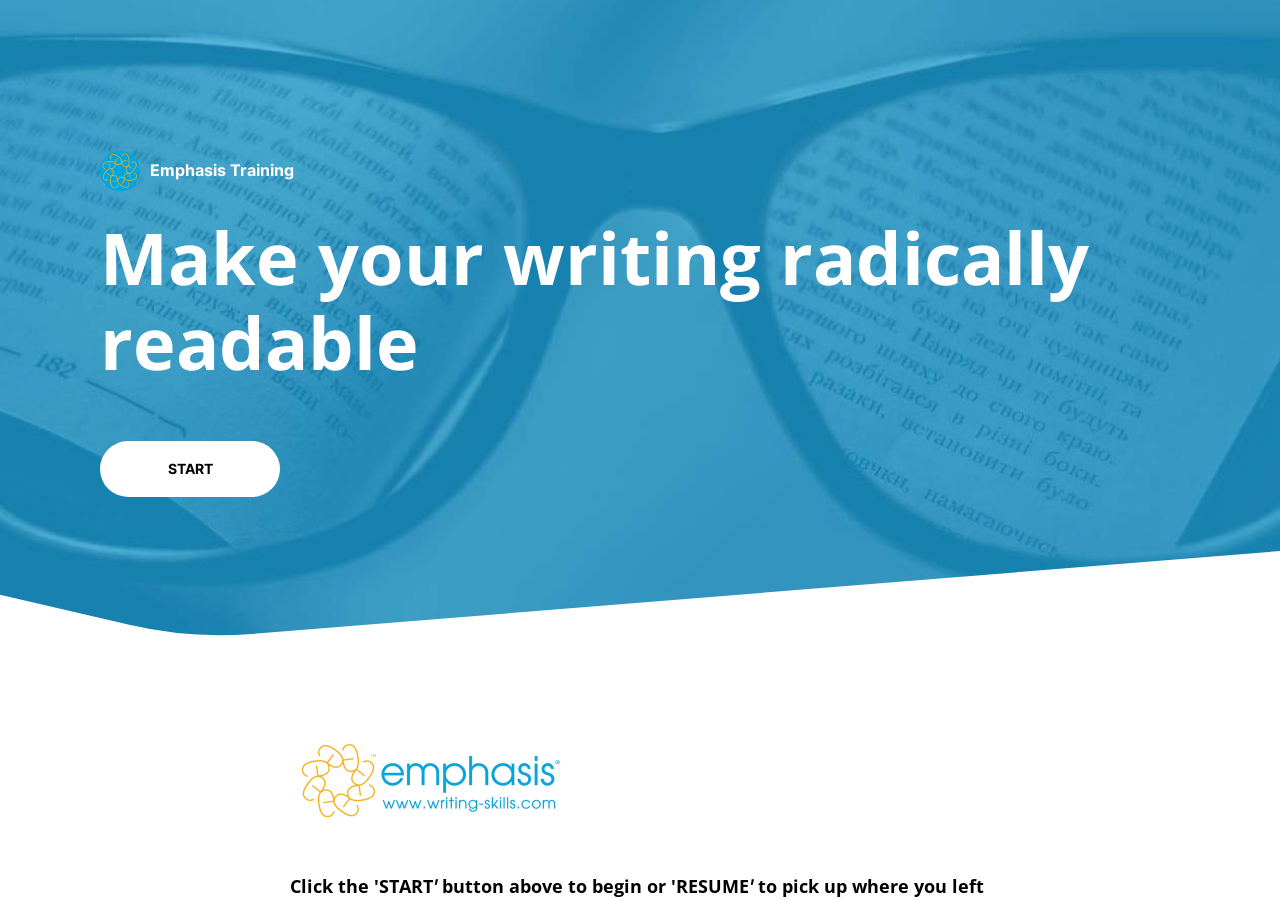
<file: index.html>
<!DOCTYPE html>
<html lang="en" class="">
  <head>
    <meta http-equiv="X-UA-Compatible" content="IE=edge,chrome=1">
    <meta name="viewport" content="width=device-width, initial-scale=1">
    <meta charset="utf-8">

    <title>Make your writing radically readable</title>

    <link type="text/css" rel="stylesheet" href="lib/icomoon.css">
    <script type="text/javascript" src="lib/player-0.0.11.min.js"></script>
    <script type="text/javascript" src="lib/lzwcompress.js"></script>

    <!-- Resize Hack -->
    <script type="text/javascript">
      window.resizeTo(screen.width, screen.height);
    </script>
    
    <!--[if lt IE 9]>
    <script src="//html5shiv.googlecode.com/svn/trunk/html5.js"></script>
    <![endif]-->

    <script id="__ENTRY__" type="application/json">
      {".js":["rise/df4d050c.js"]}
    </script>

    <script id="__REMOTE_ENTRIES__" type="application/json">
      {"mondrian":{".js":["mondrian/entry.js"]}}
    </script>

    <script>
      (function() {
        const jsonp = {}

        function loadModule(manifest) {
          const p = []

          if (manifest['.css'] != null) {
            for (var idx = 0; idx < manifest['.css'].length; idx++) {
              p.push(new Promise((resolve, reject) => {
                var link = document.createElement('link')
                link.onload = resolve
                link.onerror = reject
                link.rel = 'stylesheet'
                link.href = 'lib/' + manifest['.css'][idx]
                document.body.appendChild(link)
              }))
            }
          }

          if (manifest['.js'] != null) {
            for (var idx = 0; idx < manifest['.js'].length; idx++) {
              p.push(new Promise((resolve, reject) => {
                var script = document.createElement('script')
                script.onload = resolve
                script.onerror = reject
                script.src = 'lib/' + manifest['.js'][idx]
                document.body.appendChild(script)
              }))
            }
          }

          return Promise.all(p)
        }

        function deserialize(str) {
          const buffer = Uint8Array.from(atob(str), c => c.charCodeAt(0))
          const json = new TextDecoder().decode(buffer)
          const result = JSON.parse(json)
          return result
        }

        function __loadEntry() {
          return loadModule(JSON.parse(document.getElementById('__ENTRY__').textContent))
        }

        function __loadRemoteEntry(name) {
          const manifest = JSON.parse(document.getElementById('__REMOTE_ENTRIES__').textContent)
          if (manifest[name] == null) throw new Error(`Missing manifest for remote entry "${name}".`)
          return loadModule(manifest[name])
        }
        
        async function __loadJsonp(id, path) {
          try {
            return await new Promise((resolve, reject) => {
              try {
                jsonp[id] = resolve
                const script = document.createElement('script')
                script.onerror = reject
                script.src = `./${path}`
                document.head.appendChild(script)
              } catch (err) {
                reject(err)
              }
            })
          } finally {
            delete jsonp[id]
          }
        }

        function __resolveJsonp(id, data) {
          const resolve = jsonp[id]
          if (typeof resolve !== 'function') {
            throw new Error(`Could not load JSONP "${id}"`)
          }
          resolve(data)
        }

        async function __fetchCourse(name) {
          name = name == null ? window.i18n.default : name
          if (!window.i18n.available.includes(name)) {
            console.warn(`Could not load locale "${name}"`)
            name = window.i18n.available[0]
          }
          const encoded = await __loadJsonp(`course:${name}`, `locales/${name}.js`)
          const courseData = deserialize(encoded)
          return courseData
        }

        window.__loadEntry = __loadEntry
        window.__loadRemoteEntry = __loadRemoteEntry
        window.__loadJsonp = __loadJsonp
        window.__resolveJsonp = __resolveJsonp
        window.__fetchCourse = __fetchCourse
      })()
    </script>
  </head>
  <body>
    <div id="app"></div>
    <script>
  (function(root) {
    window.i18n = {"available":["und"],"default":"und"};
    window.partnerContent = [];

    var quizId = null;
    var storylineId = null;
    var completionPercentage = 100;
    var reporting = 'passed-incomplete';

    var LMSProxySelections = [
      'CommitData',
      'ConcedeControl', // Gives control back to the LMS
      'CreateResponseIdentifier', // Create question response
      'Finish',
      'GetDataChunk',  // Retrieve stringified object with lesson progress
      'GetStatus', // Get Current Status
      'MatchingResponse', // Interaction - Question Type
      'RecordFillInInteraction', // Interaction - Question Type
      'RecordMatchingInteraction', // Interaction - Question Type
      'RecordMultipleChoiceInteraction', // Interaction - Question Type
      'ResetStatus', // Reset the Status
      'SetBookmark',   // Set identifier for bookmark
      'SetDataChunk',  // Set a stringified object with lesson progress
      'SetFailed', // Tell LMS user Failed course
      'SetPassed', // Tell LMS user Passed the course
      'SetReachedEnd', // Tell LMS user completed course
      'SetScore', // Report Users Score to the LMS (for Pass and fail)
      'WriteToDebug',
    ];

    function HookCommit() {
  LMSProxyFuncs.WriteToDebug('Commit strategy detected a reason to commit! Forcing a commit to the LMS.');
  LMSProxyFuncs.CommitData();
}

const ProxyHooks = {

  'SetFailed': HookCommit,
  'SetPassed': HookCommit,
  'SetReachedEnd': HookCommit,
  'SetScore': HookCommit,

  'RecordMultipleChoiceInteraction': HookCommit,
  'RecordMatchingInteraction': HookCommit,
  'RecordFillInInteraction': HookCommit,
  'MatchingResponse': HookCommit,
};

function hookProxy(funcName) {
  if(ProxyHooks[funcName]) {
    return ProxyHooks[funcName]();
  }

  return;
}

var LMSProxyFuncs = pick(LMSProxySelections, window.parent, Function.prototype);

function noAPIFunction (funcName) {
  return function () {
    console.log('Warning: Course was unable to find the LMS API for ' + funcName + '. Course may have been launched from scormcontent/index.html, or the course package is not within an LMS. Saving of student data will not occur.');
  }
}

var initProxy = function() {
  return Object.keys(LMSProxyFuncs).reduce(function(newProxy, funcName) {
    if (LMSProxyFuncs[funcName].toString().length < 35) {
      noAPIFunction(funcName)();

      if (funcName === 'cmi5') {
        newProxy['cmi5'] = {
          getMasteryScore: noAPIFunction('cmi5.getMasteryScore')
        }
      } else {
        newProxy[funcName] = noAPIFunction(funcName);
      }
      
      return newProxy;
    }

    if (arrayHas(funcName, ['CreateResponseIdentifier', 'MatchingResponse', 'cmi5'])) {
      newProxy[funcName] = LMSProxyFuncs[funcName];
      return newProxy;
    }

    newProxy[funcName] = function () {
      var args = ([]).slice.call(arguments);
      var result = LMSProxyFuncs[funcName].apply(null, args);

      hookProxy(funcName);

      return result;
    }
    return newProxy;
  }, {})
}


    var LMSProxy = initProxy();

    var cache = getLMSData();

    function debounce(fn, delay) {
  var timer = null;

  return function () {
    var context = this, args = arguments;
    clearTimeout(timer);
    timer = setTimeout(function () {
      fn.apply(context, args);
    }, delay);
  };
}

function compress(data) {
  try {
    return JSON.stringify({
      v: 2,
      d: lzwCompress.pack(JSON.stringify(data)),
      cpv: "R6QVVDof"
    });
  } catch(e) {
    return '';
  }
}

function decompress(stringData) {
  try {
    const data = JSON.parse(stringData);

    return data.d
      ? JSON.parse(lzwCompress.unpack(data.d))
      : data;
  } catch(e) {
    return {};
  }
}

function assign(target) {
  if (target === undefined || target === null) {
    throw new TypeError('assign: Cannot convert undefined or null to object');
  }

  var output = Object(target);

  for (var index = 1; index < arguments.length; index++) {
    var source = arguments[index];
    if (source !== undefined && source !== null) {
      for (var nextKey in source) {
        if (source.hasOwnProperty(nextKey)) {
          output[nextKey] = source[nextKey];
        }
      }
    }
  }
  return output;
}

function identity(value) {
  return value;
}

function bookmark(id) {
  var url = 'index.html#/lessons/' + id;

  LMSProxy.SetBookmark(url, '');
}

function completeOut(passed, reportParam) {
  var reportType = reportParam || reporting;

  if(passed) {
    switch(reportType) {
      case 'completed-incomplete':
      case 'completed-failed':
        LMSProxy.ResetStatus();
        LMSProxy.SetReachedEnd();
        break;

      case 'passed-incomplete':
      case 'passed-failed':
        LMSProxy.SetPassed();
        LMSProxy.SetReachedEnd();
        break;
    }
  } else {
    switch(reportType) {
      case 'passed-failed':
      case 'completed-failed':
        if(!isPassed()) {
          LMSProxy.SetFailed();
        }
        break;
    }
  }
}

var setDataChunk = debounce(function(data) {
  LMSProxy.SetDataChunk(data);
}, 1000);

function concatLMSData(data) {
  assign(cache, data);
  setDataChunk(compress(cache));
}

function exit() {
  LMSProxy.ConcedeControl();
}

function finish(totalProgress) {
  if (
    quizId === null &&
    storylineId === null &&
    completionPercentage != undefined &&
    totalProgress >= completionPercentage
  ) {
    completeOut(true);
  }
}

function finishQuiz(passed, score, id) {
  if (id == quizId) {
    reportScore(score);
    completeOut(passed);
  }
}

function finishStoryline(id, passed, isQuiz, score) {
  if (id == storylineId) {
    if (isQuiz) {
      reportScore(score);
      completeOut(passed, 'passed-failed');
    } else {
      completeOut(passed);
    }
  }
}

function stripHtml(title) {
  return title.replace(/<(?:.|\n)*?>/gm, '');
}

function shorten(title) {
  return title.charAt(0);
}

function buildResponseIdentifier(response) {
  var title = stripHtml(response.title);
  return LMSProxy.CreateResponseIdentifier(shorten(title), title);
}

function buildMatchingResponse(response) {
  var sourceTitle = stripHtml(response.source.title);
  var targetTitle = stripHtml(response.target.title);

  var source =
    LMSProxy.CreateResponseIdentifier(shorten(sourceTitle), sourceTitle);
  var target =
    LMSProxy.CreateResponseIdentifier(shorten(targetTitle), targetTitle);

  return new LMSProxy.MatchingResponse(source, target);
}

function cleanTitle(title, maxSize) {
  return title.substr(0, maxSize || 20).replace(/\s/g, '_');
}

function titleToId(quiz, question, attempts) {
  return cleanTitle(quiz, 20) + '_' + cleanTitle(question, 230) + '_' + attempts.toString().substr(0,3);
}

function normalizeResult(correct) {
  return correct
    ? window.parent.INTERACTION_RESULT_CORRECT
    : window.parent.INTERACTION_RESULT_WRONG;
}

function reportAnswer(data) {
  var recorder = Function.prototype;
  var response;
  var correctResponses;

  var isCorrect = normalizeResult(data.isCorrect);
  var latency = data.latency;
  var title = data.questionTitle;
  var weighting = 1;
  var strId = titleToId(data.quizTitle, title, data.retryAttempts);

  switch (data.type) {
    case 'MULTIPLE_CHOICE':
    case 'MULTIPLE_RESPONSE':
      response = data.response.map(buildResponseIdentifier);
      correctResponses = data.correctResponse.map(buildResponseIdentifier);
      recorder = LMSProxy.RecordMultipleChoiceInteraction;
      break;

    case 'FILL_IN_THE_BLANK':
      response = data.response;
      correctResponses = data.correctResponse;
      recorder = LMSProxy.RecordFillInInteraction;
      break;

    case 'MATCHING':
      response = data.response.map(buildMatchingResponse);
      correctResponses = data.correctResponse.map(buildMatchingResponse);
      recorder = LMSProxy.RecordMatchingInteraction;
      break;
  }

  recorder(
    strId,
    response,
    isCorrect,
    correctResponses,
    title,
    weighting,
    latency,
    0
  );
}

function getLMSData() {
  var data = null;

  if(!cache) {
    data = LMSProxy.GetDataChunk();

    var result = data
      ? decompress(data)
      : {};

    return result;
  }

  return assign({}, cache);
}

function getProgress(initialProgress) {
  var decodeCourseProgress =
    root.Rise.decodeCourseProgress;

  var progress = assign({}, {
    progress: { lessons: {} }
  }, getLMSData()).progress;

  if(initialProgress) {
    return decodeCourseProgress(initialProgress, progress);
  }

  return progress;
}

function isExport() {
  return true;
}

function isPassed() {
  return LMSProxy.GetStatus() === window.parent.LESSON_STATUS_PASSED;
}

function pick(keys, obj, def) {
  return keys.reduce(function(memo, key) {
    if(obj[key] === undefined) {
      if(def !== undefined) {
        memo[key] = def;
      }
    } else {
      memo[key] = obj[key];
    }

    return memo;
  }, {});
}

function reportScore(score) {
  var highScore = Math.max(getLMSData().score || 0, score);
  concatLMSData({ score: highScore });

  LMSProxy.SetScore(highScore, 100, 0);
}

function resolvePath(path) {
  return ('assets/').concat(path);
}

function resolveFontPath(font) {
  return ('lib/fonts/').concat(font.key.split('/').reverse()[0]);
}

function setLessonProgress(lessonProgress) {
  var encodeLessonProgress =
    root.Rise.encodeLessonProgress;

  var currentProgress = getProgress();

  var lessons = assign(
    {},
    currentProgress.lessons,
    encodeLessonProgress(lessonProgress)
  );

  var progress = assign({}, currentProgress, { lessons: lessons });

  concatLMSData({ progress: progress });
}

function setCourseProgress(courseProgress) {
  var encodeCourseProgress =
    root.Rise.encodeCourseProgress;

  var currentProgress = getProgress();

  var progress = assign(
    {},
    currentProgress,
    encodeCourseProgress(courseProgress)
  );

  concatLMSData({ progress: progress });
}

function getMasteryScore(payload) {
  return payload.passingScore;
}

function arrayHas(val, arr) {
  return !!(~(arr.indexOf(val)))
}

function fetchAvailableLocales() {
  return window.i18n
}

root.Rise = {
  completeLessons: identity,
  decodeCourseProgress: identity,
  encodeCourseProgress: identity,
  encodeLessonProgress: identity
};

root.Runtime = {
  bookmark: bookmark,
  exit: exit,
  fetch: window.__fetchCourse,
  fetchAvailableLocales: fetchAvailableLocales,
  finish: finish,
  finishQuiz: finishQuiz,
  finishStoryline: finishStoryline,
  getMasteryScore: getMasteryScore,
  getProgress: getProgress,
  isExport: isExport,
  reportAnswer: reportAnswer,
  resolveFontPath: resolveFontPath,
  resolvePath: resolvePath,
  setCourseProgress: setCourseProgress,
  setLessonProgress: setLessonProgress
};

  }(window));
</script>

    
    <script>__loadEntry()</script>
    
  </body>
</html>
</file>
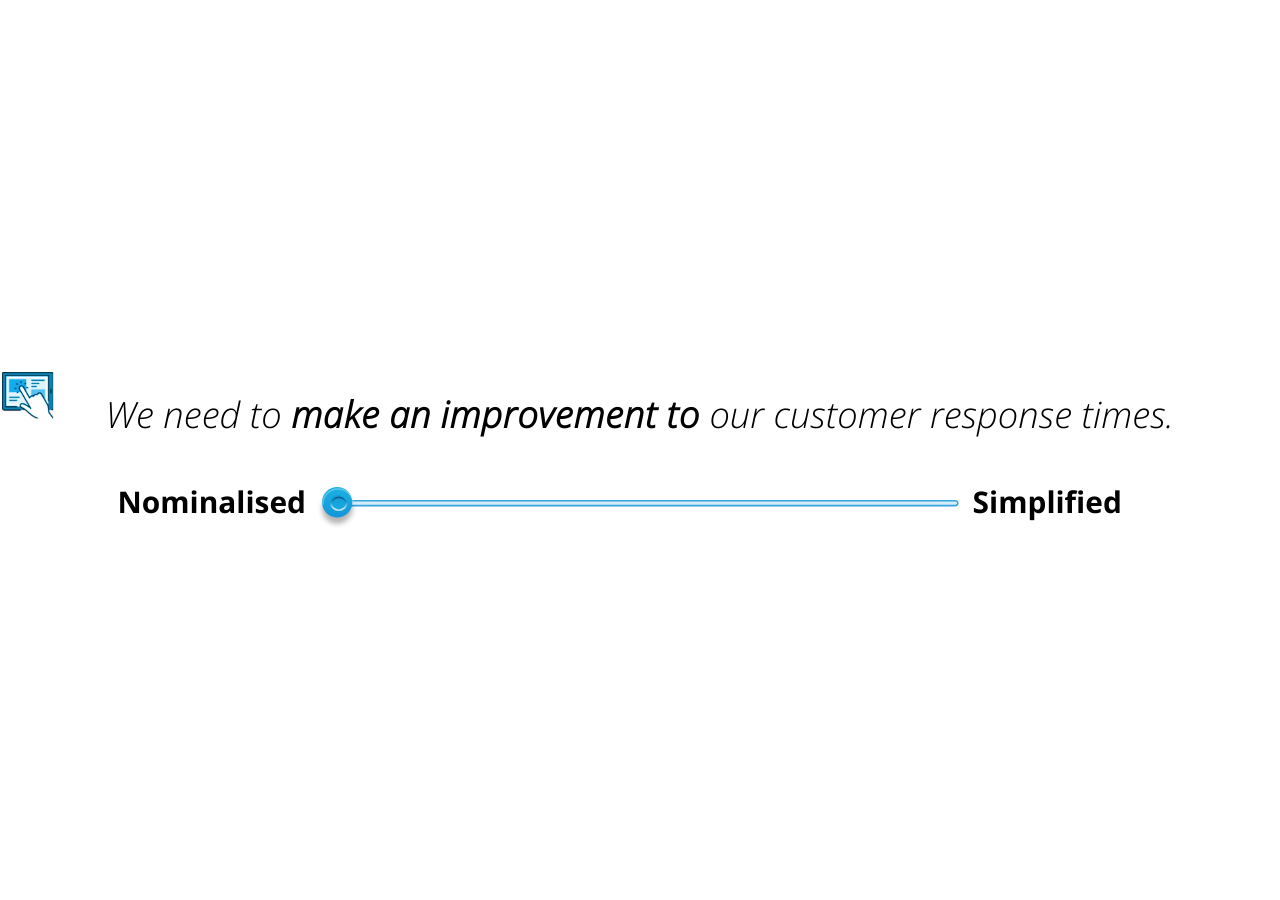
<file: assets/-3Z33bcF9Y-hwm7b/story.html>
﻿<!doctype html>
<html lang="en-US">
<head>
  <meta charset="utf-8">
  <!-- Created using Storyline 360 - http://www.articulate.com  -->
  <!-- version: 3.86.32080.0 -->
  <title>Improving Readability - Keeping it short and simple 2</title>
  <meta http-equiv="x-ua-compatible" content="IE=edge"/>
  <meta name="viewport" content="width=device-width,initial-scale=1,user-scalable=no,shrink-to-fit=no,minimal-ui"/>
  <meta name="apple-mobile-web-app-capable" content="yes"/>
  <style>
    html, body { height: 100%; padding: 0; margin: 0 }
    #app { height: 100%; width: 100%; }
  </style>

  <script>
    window.DS = {};
    window.globals = {
      DATA_PATH_BASE: '',
      HAS_FRAME: true,
      HAS_SLIDE: true,

      lmsPresent: false,
      tinCanPresent: false,
      cmi5Present: false,
      aoSupport: false,
      scale: 'noscale',
      captureRc: false,
      browserSize: 'optimal',
      bgColor: '#282828',
      features: 'ClosedCaptionsCustomization,DropInBase,DropInInteractions,DropInMisc,DropInVectors,DropInVideo,JsApi,LayerPresentAsDialog,MultipleQuizTracking,UpdatedThemeEditor',
      themeName: 'unified',
      preloaderColor: '#FFFFFF',
      suppressAnalytics: false,
      productChannel: 'stable',
      publishSource: 'storyline',
      aid: 'aid|983f1a7e-3125-4c71-9647-d2d57cadf422',
      cid: '30efbf47-e149-4433-a5f8-9c4833b0f616',
      playerVersion: '3.86.32080.0',
      publishTimestamp: '2024-04-11T11:18:21.9249490Z',
      maxIosVideoElements: 10,
      connectionSettings: { message: 'You%20are%20offline.%20Trying%20to%20reconnect...', useDarkTheme: false, mode: 'disabled' },
      hasFeature: function(feature) {
        return this.features.split(',').includes(feature);
      },
      
      parseParams: function(qs) {
        if (window.globals.parsedParams != null) {
          return window.globals.parsedParams;
        }
        qs = (qs || window.location.search.substr(1)).split('+').join(' ');
        var params = {},
            tokens,
            re = /[?&]?([^=]+)=([^&]*)/g;

        while (tokens = re.exec(qs)) {
          params[decodeURIComponent(tokens[1]).trim()] =
            decodeURIComponent(tokens[2]).trim();
        }
        window.globals.parsedParams = params;
        return params;
      }

    };
  </script>
  <script>
    var isIe11 = ('ActiveXObject' in window || window.MSBlobBuilder != null)
      && window.msCrypto != null && !window.ActiveXObject;
    if (isIe11) {
      window.globals.unsupportedBrowser = true;
      document.write(atob('[base64]'));
    }
  </script>

  <script>
    if (window.globals.hasFeature('MultiLanguageSupport')) {
      
      
    }
  </script>

  
  <script>window.THREE = { };</script>
  
<meta name="robots" content="noindex, nofollow"></head>
<body style="background: #282828" class="cs-HTML theme-unified">
<script src="player-interface.js"></script>
  <script>!function(){var e,i=/iPhone/i,o=/iPod/i,n=/iPad/i,t=/\biOS-universal(?:.+)Mac\b/i,r=/\bAndroid(?:.+)Mobile\b/i,a=/Android/i,d=/(?:SD4930UR|\bSilk(?:.+)Mobile\b)/i,p=/Silk/i,l=/Windows Phone/i,u=/\bWindows(?:.+)ARM\b/i,b=/BlackBerry/i,s=/BB10/i,c=/Opera Mini/i,f=/\b(CriOS|Chrome)(?:.+)Mobile/i,h=/Mobile(?:.+)Firefox\b/i,v=function(e){return void 0!==e&&"MacIntel"===e.platform&&"number"==typeof e.maxTouchPoints&&e.maxTouchPoints>1&&"undefined"==typeof MSStream};e=function(e){var m={userAgent:"",platform:"",maxTouchPoints:0};e||"undefined"==typeof navigator?"string"==typeof e?m.userAgent=e:e&&e.userAgent&&(m={userAgent:e.userAgent,platform:e.platform,maxTouchPoints:e.maxTouchPoints||0}):m={userAgent:navigator.userAgent,platform:navigator.platform,maxTouchPoints:navigator.maxTouchPoints||0};var g=m.userAgent,y=g.split("[FBAN");void 0!==y[1]&&(g=y[0]),void 0!==(y=g.split("Twitter"))[1]&&(g=y[0]);var A=function(e){return function(i){return i.test(e)}}(g),w={apple:{phone:A(i)&&!A(l),ipod:A(o),tablet:!A(i)&&(A(n)||v(m))&&!A(l),universal:A(t),device:(A(i)||A(o)||A(n)||A(t)||v(m))&&!A(l)},amazon:{phone:A(d),tablet:!A(d)&&A(p),device:A(d)||A(p)},android:{phone:!A(l)&&A(d)||!A(l)&&A(r),tablet:!A(l)&&!A(d)&&!A(r)&&(A(p)||A(a)),device:!A(l)&&(A(d)||A(p)||A(r)||A(a))||A(/\bokhttp\b/i)},windows:{phone:A(l),tablet:A(u),device:A(l)||A(u)},other:{blackberry:A(b),blackberry10:A(s),opera:A(c),firefox:A(h),chrome:A(f),device:A(b)||A(s)||A(c)||A(h)||A(f)},any:!1,phone:!1,tablet:!1};return w.any=w.apple.device||w.android.device||w.windows.device||w.other.device,w.phone=w.apple.phone||w.android.phone||w.windows.phone,w.tablet=w.apple.tablet||w.android.tablet||w.windows.tablet,w}(),"object"==typeof exports&&"undefined"!=typeof module?module.exports=e:"function"==typeof define&&define.amd?define((function(){return e})):this.isMobile=e}();
    window.isMobile.apple.tablet = window.isMobile.apple.tablet ||
      (navigator.platform === 'MacIntel' && navigator.maxTouchPoints > 1);
    window.isMobile.apple.device = window.isMobile.apple.device || window.isMobile.apple.tablet;
    window.isMobile.tablet = window.isMobile.tablet || window.isMobile.apple.tablet;
    window.isMobile.any = window.isMobile.any || window.isMobile.apple.tablet;
  </script>

  <div id="focus-sink" tabindex="-1"></div>

  <div id="preso"></div>
  <script>
    (function() {

      var classTypes = [ 'desktop', 'mobile', 'phone', 'tablet' ];

      var addDeviceClasses = function(prefix, testObj) {
        var curr, i;
        for (i = 0; i < classTypes.length; i++) {
          curr = classTypes[i];
          if (testObj[curr]) {
            document.body.classList.add(prefix + curr);
          }
        }
      };

      var params = window.globals.parseParams(),
          isDevicePreview = params.devicepreview === '1',
          isPhoneOverride = params.deviceType === 'phone' || (isDevicePreview && params.phone == '1'),
          isTabletOverride = (params.deviceType === 'tablet' || isDevicePreview) && !isPhoneOverride,
          isMobileOverride = isPhoneOverride || isTabletOverride;

      var deviceView = {
        desktop: !window.isMobile.any && !isMobileOverride,
        mobile: window.isMobile.any || isMobileOverride,
        phone: isPhoneOverride || (window.isMobile.phone && !isTabletOverride),
        tablet: isTabletOverride || window.isMobile.tablet
      };

      window.globals.deviceView = deviceView;
      window.isMobile.desktop = !window.isMobile.any;
      window.isMobile.mobile = window.isMobile.any;

      addDeviceClasses('view-', deviceView);

    })();
  </script>
  
  <script src='story_content/user.js' type=text/javascript></script>
  <div class="slide-loader"></div>

  <script>
    var doc = document, loader = doc.body.querySelector('.slide-loader'); [ 1, 2, 3 ].forEach(function(n) { var d = doc.createElement('div'); d.style.backgroundColor = window.globals.preloaderColor; d.classList.add('mobile-loader-dot'); d.classList.add('dot' + n); loader.appendChild(d); });
  </script>

  <div class="mobile-load-title-overlay" style="display: none">
    <div class="mobile-load-title">Improving Readability - Keeping it short and simple 2</div>
  </div>

  <div class="mobile-chrome-warning"></div>

  
<style>
  .warn-connection-dialog {
    display: none;
    background: transparent;
    pointer-events: all;
    position: fixed;
    left: 0;
    top: 0;
    width: 100%;
    height: 100%;
    z-index: 999;
  }

  .warn-connection-content {
    pointer-events: all;
    border-radius: 4px;
    background: white;
    border: 1px solid #E7E7E7;
    color: #333333;
    box-shadow: 0 2px 4px rgba(0, 0, 0, 0.25);
    transition: all 150ms ease-out;
    position: absolute;
    white-space: nowrap;
  }

  .view-phone.is-landscape .warn-connection-content {
    left: 23px;
    bottom: 23px;
  }

  .view-tablet.is-landscape .warn-connection-content {
    left: 50%;
    top: 20px;
    transform: translateX(-50%);
  }

  .view-mobile.is-portrait .warn-connection-content {
    transform: translate(-50%, calc(-100% - 15px));
  }

  .warn-connection-content p {
    display: inline-block;
    margin: 0 8px 0 0;
    line-height: 33px;
    font-size: 11px;
  }

  .warn-connection-content svg {
    position: relative;
    vertical-align: middle;
    margin: 0 2px 2px 8px;
  }

  .view-desktop .warn-connection-content {
    left: 1.5em;
    bottom: 1.5em;
  }

  .view-desktop .warn-connection-content p {
    font-size: 1.1em;
  }

  .is-offline .warn-connection-dialog {
    display: block;
  }

  .is-offline .cs-panel * {
    pointer-events: none !important;
  }

  .is-offline .cs-panel {
    pointer-events: all !important;
  }

  .is-offline #nav-controls * {
    pointer-events: none !important;
  }

  .is-offline #nav-controls {
    pointer-events: all !important;
  }
</style>

<div class="warn-connection-dialog" role="alertdialog" aria-modal="true" tabindex="0" aria-labelledby="warn-connection-message">
  <div class="warn-connection-content">
    <svg width="17" height="15" viewBox="0 0 17 15" xmlns="http://www.w3.org/2000/svg">
      <path fill="#8F0000" stroke="white" d="M16.07,12.98 L15.88,12.23 L9.51,1.21 C8.97,0.26,7.6,0.26,7.06,1.21 L0.69,12.23 C0.15,13.16,0.81,14.36,1.91,14.36 H14.65 C15.47,14.36,16.05,13.7,16.07,12.98 Z"/>
      <path fill="white" stroke="white" d="M8.58,5.5 C8.35,5.28,8.5,5.35,8.21,5.32 C8.09,5.35,7.97,5.49,7.96,5.67 C7.97,5.79,7.98,5.92,7.98,6.04 L7.98,6.04 C7.99,6.17,8,6.31,8.01,6.43 L8.01,6.44 C8.03,6.92,8.06,7.41,8.09,7.9 L8.09,7.9 C8.12,8.39,8.14,8.88,8.17,9.37 C8.17,9.39,8.18,9.42,8.2,9.44 C8.23,9.46,8.25,9.47,8.28,9.47 C8.31,9.47,8.34,9.46,8.35,9.44 C8.37,9.43,8.38,9.4,8.39,9.35 L8.39,9.34 C8.39,9.24,8.4,9.15,8.4,9.05 L8.4,9.05 C8.41,8.96,8.41,8.86,8.42,8.75 C8.43,8.44,8.45,8.12,8.47,7.81 L8.47,7.81 C8.49,7.49,8.51,7.18,8.53,6.87 C8.55,6.46,8.56,6.05,8.59,5.64 L8.6,5.62 C8.6,5.57,8.59,5.53,8.58,5.5 L8.21,5.32 Z"/>
      <circle fill="white" stroke="white" cx="8.3" cy="11.35" r="0.3"/>
    </svg>
    <p id="warn-connection-message">You are offline. Trying to reconnect...</p>
  </div>
</div>

<script>
  (function() {
    window.DS.connection = {
      warningShown: false,
      assets: {},
      loadingAssetGroup: false,
      retryDelay: 500
    };

    var connectionSettings = window.globals.connectionSettings || {};

    var useConnectionMessages = window.AbortController != null &&
      window.location.protocol != 'file:' &&
      connectionSettings.mode === 'normal';

    window.DS.connection.useConnectionMessages = useConnectionMessages;

    var assetCount = 0;
    var checkLoadedId;


    if (useConnectionMessages && connectionSettings != null) {
      var contentEl = document.querySelector('.warn-connection-content');
      var messageEl = contentEl.querySelector('p');

      if (connectionSettings.useDarkTheme) {
        contentEl.style.borderColor = '#BABBBA';
        contentEl.style.backgroundColor = '#282828';
        contentEl.style.color = '#FFFFFF';
      }

      if (connectionSettings.message != null) {
        messageEl.textContent = window.decodeURIComponent(connectionSettings.message);
      }
    }

    function checkAssetsReady() {
      for (var i in DS.connection.assets) {
        if (!DS.connection.assets[i].success) {
          return false;
        }
      }
      return true;
    }

    function stopAssetGroup() {
      if (!useConnectionMessages) { return; }

      assetCount = 0;

      DS.connection.oldAssetGroup = DS.connection.assets;
      DS.connection.assets = {};
      DS.connection.loadingAssetGroup = false;
      clearInterval(checkLoadedId);
    }

    function startAssetGroup() {
      if (!useConnectionMessages) { return; }
      var ticks = 0;
      clearInterval(checkLoadedId);
      checkLoadedId = setInterval(function() {
        var loaded = 0;
        if (assetCount === 0 && loaded === 0) {
          clearInterval(checkLoadedId);
          return;
        }

        for (var i in DS.connection.assets) {
          if (DS.connection.assets[i].success) {
            loaded++;
          }
        }

        if (assetCount === loaded && checkAssetsReady()) {
          for (var i in DS.connection.assets) {
            if (DS.connection.assets[i].action) {
              DS.connection.assets[i].action();
            }
          }
          hideWarning();
          stopAssetGroup();
        }
      }, 100)
    }

    function requiredAsset(url, action, retry, type) {
      if (!useConnectionMessages) { return; }
      if (DS.connection.assets[url]) { return; }

      DS.connection.assets[url] = {
        success: false, action: action, retry: retry, type: type
      };
      assetCount = Object.keys(DS.connection.assets).length;
      if (!DS.connection.loadingAssetGroup) {
        startAssetGroup();
      }
      DS.connection.loadingAssetGroup = true;
    }

    function assetLoaded(url) {
      if (!useConnectionMessages) { return; }
      if (DS.connection.assets[url]) {
        DS.connection.assets[url].success = true;
      }
    }

    function assetFailed(url) {
      if (!useConnectionMessages) { return; }
      if (!DS.connection.assets[url]) {
        if (/\.js$/.test(url) && url.indexOf('transcripts') === -1) {
          setTimeout(function() {
            if (DS.connection.lastSlideLoaded != null) {
              DS.connection.lastSlideLoaded();
            }
          }, DS.connection.retryDelay);
        }
        return;
      }
      if (!DS.connection.warningShown) { showWarning(); }
      if (DS.connection.assets[url].retry) {
        setTimeout(function() {
          if (!DS.connection.assets[url].success) {
            DS.connection.assets[url].retry()
          }
        }, DS.connection.retryDelay);
      }
    }

    function hideWarning() {
      document.body.classList.remove('is-offline');
      DS.connection.warningShown = false;
      enableKeys();
    }
    DS.connection.hideWarning = hideWarning

    function showWarning(btn) {
      document.body.classList.add('is-offline')
      DS.connection.warningShown = true;
      updateWarningPosition();
      disableKeys();
    }

    function updateWarningPosition() {
      if (!DS.connection.warningShown) {
        return;
      }

      var isPortrait = document.body.classList.contains('is-portrait');
      var isMobile = document.body.classList.contains('view-mobile');
      var warningEl = document.querySelector('.warn-connection-content');

      if (isPortrait && isMobile) {
        var slide = document.querySelector('.primary-slide');
        var slideRect = slide != null
          ? slide.getBoundingClientRect()
          : { top: window.innerHeight, left: 0, width: window.innerWidth };

        warningEl.style.top = `${slideRect.top}px`
        warningEl.style.left = `${slideRect.left + slideRect.width / 2}px`
      } else {
        warningEl.style.top = null;
        warningEl.style.left = null;
      }

      window.requestAnimationFrame(updateWarningPosition);
    }

    function onDisableKeyDown(e) {
      e.preventDefault();
      e.stopImmediatePropagation();
    }

    function onDisableKeyUp(e) {
      e.preventDefault();
      e.stopImmediatePropagation();
    }

    var accStyle = document.createElement('style');
    var warnDialogEl = document.querySelector('.warn-connection-dialog');

    function disableKeys() {
      if (DS.views && DS.views.nsStack && DS.views.nsStack.length === 1) {
        DS.views.nsStack[0].tabReachable = false
        DS.views.nsStack[0].updateTabIndex(true, true);
      }

      accStyle.innerHTML = '.acc-shadow-dom { display: none; }';
      document.body.appendChild(accStyle);

      warnDialogEl.parentNode.append(warnDialogEl);
      warnDialogEl.focus();
    }

    function enableKeys() {
      accStyle.remove();
      if (DS.views && DS.views.nsStack && DS.views.nsStack.length === 1 && DS.views.nsStack[0].name === '_frame') {
        DS.views.nsStack[0].tabReachable = true;
        DS.views.nsStack[0].updateTabIndex();
      }
    }

    // these will all be noops if the feature flag isn't set in
    // the data and `window.globals.features`
    DS.connection.requiredAsset = requiredAsset;
    DS.connection.assetLoaded = assetLoaded;
    DS.connection.assetFailed = assetFailed;
    DS.connection.stopAssetGroup = stopAssetGroup;
    DS.connection.startAssetGroup = startAssetGroup;
  })();
</script>


  <script>
    
    if (window.autoSpider && window.vInterfaceObject) {
      document.querySelector('.mobile-load-title-overlay').style.display = 'none';
    }
  </script>

  

  <link rel="stylesheet" href="html5/data/css/output.min.css" data-noprefix/>
</body>
<script src="html5/lib/scripts/bootstrapper.min.js"></script>
</html>
</file>
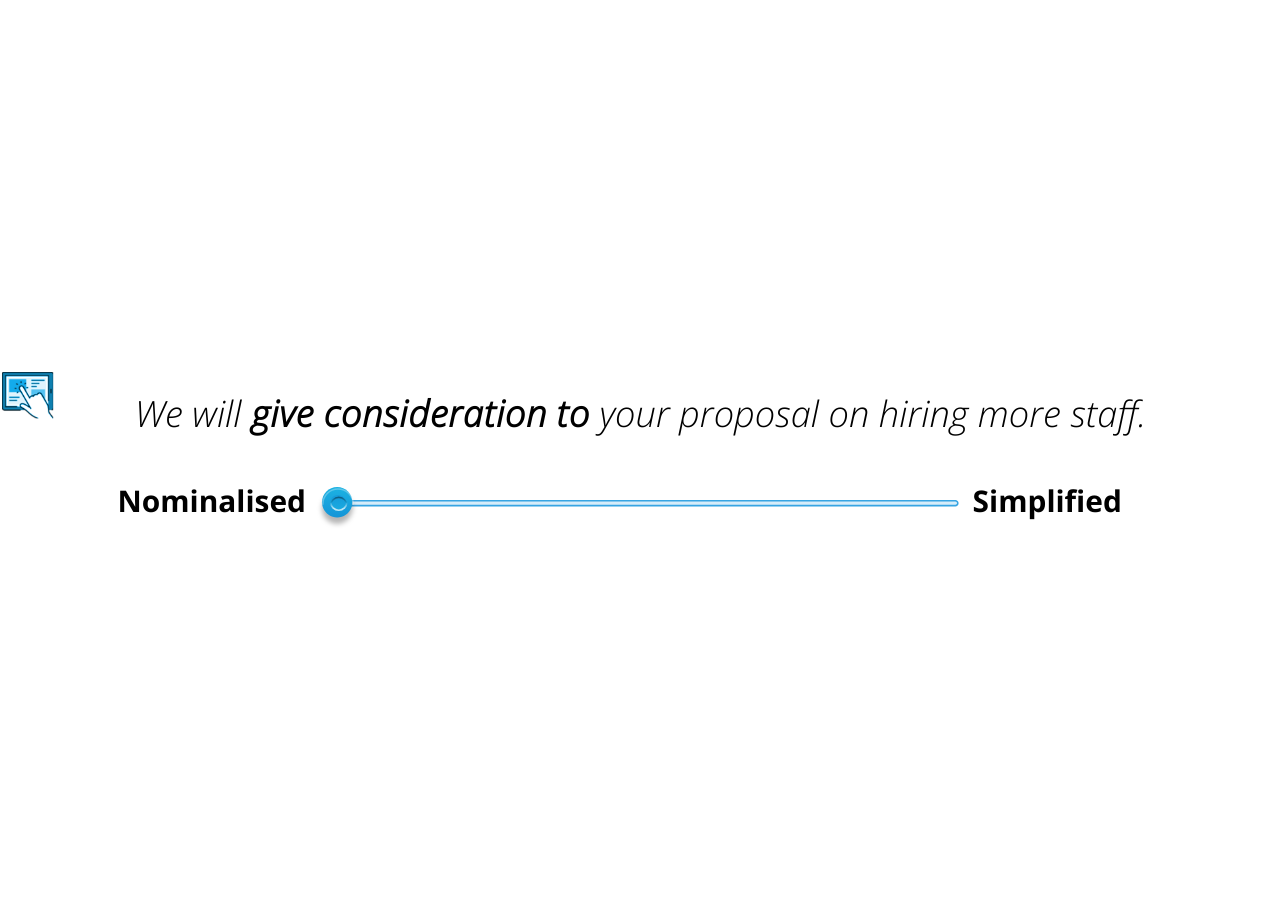
<file: assets/A0KSUt1XbjwluO15/story.html>
﻿<!doctype html>
<html lang="en-US">
<head>
  <meta charset="utf-8">
  <!-- Created using Storyline 360 - http://www.articulate.com  -->
  <!-- version: 3.86.32080.0 -->
  <title>Improving Readability - Keeping it short and simple 1</title>
  <meta http-equiv="x-ua-compatible" content="IE=edge"/>
  <meta name="viewport" content="width=device-width,initial-scale=1,user-scalable=no,shrink-to-fit=no,minimal-ui"/>
  <meta name="apple-mobile-web-app-capable" content="yes"/>
  <style>
    html, body { height: 100%; padding: 0; margin: 0 }
    #app { height: 100%; width: 100%; }
  </style>

  <script>
    window.DS = {};
    window.globals = {
      DATA_PATH_BASE: '',
      HAS_FRAME: true,
      HAS_SLIDE: true,

      lmsPresent: false,
      tinCanPresent: false,
      cmi5Present: false,
      aoSupport: false,
      scale: 'noscale',
      captureRc: false,
      browserSize: 'optimal',
      bgColor: '#282828',
      features: 'ClosedCaptionsCustomization,DropInBase,DropInInteractions,DropInMisc,DropInVectors,DropInVideo,JsApi,LayerPresentAsDialog,MultipleQuizTracking,UpdatedThemeEditor',
      themeName: 'unified',
      preloaderColor: '#FFFFFF',
      suppressAnalytics: false,
      productChannel: 'stable',
      publishSource: 'storyline',
      aid: 'aid|983f1a7e-3125-4c71-9647-d2d57cadf422',
      cid: '31bbe2fb-6907-41b1-bf99-d3b02ff22a6c',
      playerVersion: '3.86.32080.0',
      publishTimestamp: '2024-04-11T11:16:57.9994283Z',
      maxIosVideoElements: 10,
      connectionSettings: { message: 'You%20are%20offline.%20Trying%20to%20reconnect...', useDarkTheme: false, mode: 'disabled' },
      hasFeature: function(feature) {
        return this.features.split(',').includes(feature);
      },
      
      parseParams: function(qs) {
        if (window.globals.parsedParams != null) {
          return window.globals.parsedParams;
        }
        qs = (qs || window.location.search.substr(1)).split('+').join(' ');
        var params = {},
            tokens,
            re = /[?&]?([^=]+)=([^&]*)/g;

        while (tokens = re.exec(qs)) {
          params[decodeURIComponent(tokens[1]).trim()] =
            decodeURIComponent(tokens[2]).trim();
        }
        window.globals.parsedParams = params;
        return params;
      }

    };
  </script>
  <script>
    var isIe11 = ('ActiveXObject' in window || window.MSBlobBuilder != null)
      && window.msCrypto != null && !window.ActiveXObject;
    if (isIe11) {
      window.globals.unsupportedBrowser = true;
      document.write(atob('[base64]'));
    }
  </script>

  <script>
    if (window.globals.hasFeature('MultiLanguageSupport')) {
      
      
    }
  </script>

  
  <script>window.THREE = { };</script>
  
<meta name="robots" content="noindex, nofollow"></head>
<body style="background: #282828" class="cs-HTML theme-unified">
<script src="player-interface.js"></script>
  <script>!function(){var e,i=/iPhone/i,o=/iPod/i,n=/iPad/i,t=/\biOS-universal(?:.+)Mac\b/i,r=/\bAndroid(?:.+)Mobile\b/i,a=/Android/i,d=/(?:SD4930UR|\bSilk(?:.+)Mobile\b)/i,p=/Silk/i,l=/Windows Phone/i,u=/\bWindows(?:.+)ARM\b/i,b=/BlackBerry/i,s=/BB10/i,c=/Opera Mini/i,f=/\b(CriOS|Chrome)(?:.+)Mobile/i,h=/Mobile(?:.+)Firefox\b/i,v=function(e){return void 0!==e&&"MacIntel"===e.platform&&"number"==typeof e.maxTouchPoints&&e.maxTouchPoints>1&&"undefined"==typeof MSStream};e=function(e){var m={userAgent:"",platform:"",maxTouchPoints:0};e||"undefined"==typeof navigator?"string"==typeof e?m.userAgent=e:e&&e.userAgent&&(m={userAgent:e.userAgent,platform:e.platform,maxTouchPoints:e.maxTouchPoints||0}):m={userAgent:navigator.userAgent,platform:navigator.platform,maxTouchPoints:navigator.maxTouchPoints||0};var g=m.userAgent,y=g.split("[FBAN");void 0!==y[1]&&(g=y[0]),void 0!==(y=g.split("Twitter"))[1]&&(g=y[0]);var A=function(e){return function(i){return i.test(e)}}(g),w={apple:{phone:A(i)&&!A(l),ipod:A(o),tablet:!A(i)&&(A(n)||v(m))&&!A(l),universal:A(t),device:(A(i)||A(o)||A(n)||A(t)||v(m))&&!A(l)},amazon:{phone:A(d),tablet:!A(d)&&A(p),device:A(d)||A(p)},android:{phone:!A(l)&&A(d)||!A(l)&&A(r),tablet:!A(l)&&!A(d)&&!A(r)&&(A(p)||A(a)),device:!A(l)&&(A(d)||A(p)||A(r)||A(a))||A(/\bokhttp\b/i)},windows:{phone:A(l),tablet:A(u),device:A(l)||A(u)},other:{blackberry:A(b),blackberry10:A(s),opera:A(c),firefox:A(h),chrome:A(f),device:A(b)||A(s)||A(c)||A(h)||A(f)},any:!1,phone:!1,tablet:!1};return w.any=w.apple.device||w.android.device||w.windows.device||w.other.device,w.phone=w.apple.phone||w.android.phone||w.windows.phone,w.tablet=w.apple.tablet||w.android.tablet||w.windows.tablet,w}(),"object"==typeof exports&&"undefined"!=typeof module?module.exports=e:"function"==typeof define&&define.amd?define((function(){return e})):this.isMobile=e}();
    window.isMobile.apple.tablet = window.isMobile.apple.tablet ||
      (navigator.platform === 'MacIntel' && navigator.maxTouchPoints > 1);
    window.isMobile.apple.device = window.isMobile.apple.device || window.isMobile.apple.tablet;
    window.isMobile.tablet = window.isMobile.tablet || window.isMobile.apple.tablet;
    window.isMobile.any = window.isMobile.any || window.isMobile.apple.tablet;
  </script>

  <div id="focus-sink" tabindex="-1"></div>

  <div id="preso"></div>
  <script>
    (function() {

      var classTypes = [ 'desktop', 'mobile', 'phone', 'tablet' ];

      var addDeviceClasses = function(prefix, testObj) {
        var curr, i;
        for (i = 0; i < classTypes.length; i++) {
          curr = classTypes[i];
          if (testObj[curr]) {
            document.body.classList.add(prefix + curr);
          }
        }
      };

      var params = window.globals.parseParams(),
          isDevicePreview = params.devicepreview === '1',
          isPhoneOverride = params.deviceType === 'phone' || (isDevicePreview && params.phone == '1'),
          isTabletOverride = (params.deviceType === 'tablet' || isDevicePreview) && !isPhoneOverride,
          isMobileOverride = isPhoneOverride || isTabletOverride;

      var deviceView = {
        desktop: !window.isMobile.any && !isMobileOverride,
        mobile: window.isMobile.any || isMobileOverride,
        phone: isPhoneOverride || (window.isMobile.phone && !isTabletOverride),
        tablet: isTabletOverride || window.isMobile.tablet
      };

      window.globals.deviceView = deviceView;
      window.isMobile.desktop = !window.isMobile.any;
      window.isMobile.mobile = window.isMobile.any;

      addDeviceClasses('view-', deviceView);

    })();
  </script>
  
  <script src='story_content/user.js' type=text/javascript></script>
  <div class="slide-loader"></div>

  <script>
    var doc = document, loader = doc.body.querySelector('.slide-loader'); [ 1, 2, 3 ].forEach(function(n) { var d = doc.createElement('div'); d.style.backgroundColor = window.globals.preloaderColor; d.classList.add('mobile-loader-dot'); d.classList.add('dot' + n); loader.appendChild(d); });
  </script>

  <div class="mobile-load-title-overlay" style="display: none">
    <div class="mobile-load-title">Improving Readability - Keeping it short and simple 1</div>
  </div>

  <div class="mobile-chrome-warning"></div>

  
<style>
  .warn-connection-dialog {
    display: none;
    background: transparent;
    pointer-events: all;
    position: fixed;
    left: 0;
    top: 0;
    width: 100%;
    height: 100%;
    z-index: 999;
  }

  .warn-connection-content {
    pointer-events: all;
    border-radius: 4px;
    background: white;
    border: 1px solid #E7E7E7;
    color: #333333;
    box-shadow: 0 2px 4px rgba(0, 0, 0, 0.25);
    transition: all 150ms ease-out;
    position: absolute;
    white-space: nowrap;
  }

  .view-phone.is-landscape .warn-connection-content {
    left: 23px;
    bottom: 23px;
  }

  .view-tablet.is-landscape .warn-connection-content {
    left: 50%;
    top: 20px;
    transform: translateX(-50%);
  }

  .view-mobile.is-portrait .warn-connection-content {
    transform: translate(-50%, calc(-100% - 15px));
  }

  .warn-connection-content p {
    display: inline-block;
    margin: 0 8px 0 0;
    line-height: 33px;
    font-size: 11px;
  }

  .warn-connection-content svg {
    position: relative;
    vertical-align: middle;
    margin: 0 2px 2px 8px;
  }

  .view-desktop .warn-connection-content {
    left: 1.5em;
    bottom: 1.5em;
  }

  .view-desktop .warn-connection-content p {
    font-size: 1.1em;
  }

  .is-offline .warn-connection-dialog {
    display: block;
  }

  .is-offline .cs-panel * {
    pointer-events: none !important;
  }

  .is-offline .cs-panel {
    pointer-events: all !important;
  }

  .is-offline #nav-controls * {
    pointer-events: none !important;
  }

  .is-offline #nav-controls {
    pointer-events: all !important;
  }
</style>

<div class="warn-connection-dialog" role="alertdialog" aria-modal="true" tabindex="0" aria-labelledby="warn-connection-message">
  <div class="warn-connection-content">
    <svg width="17" height="15" viewBox="0 0 17 15" xmlns="http://www.w3.org/2000/svg">
      <path fill="#8F0000" stroke="white" d="M16.07,12.98 L15.88,12.23 L9.51,1.21 C8.97,0.26,7.6,0.26,7.06,1.21 L0.69,12.23 C0.15,13.16,0.81,14.36,1.91,14.36 H14.65 C15.47,14.36,16.05,13.7,16.07,12.98 Z"/>
      <path fill="white" stroke="white" d="M8.58,5.5 C8.35,5.28,8.5,5.35,8.21,5.32 C8.09,5.35,7.97,5.49,7.96,5.67 C7.97,5.79,7.98,5.92,7.98,6.04 L7.98,6.04 C7.99,6.17,8,6.31,8.01,6.43 L8.01,6.44 C8.03,6.92,8.06,7.41,8.09,7.9 L8.09,7.9 C8.12,8.39,8.14,8.88,8.17,9.37 C8.17,9.39,8.18,9.42,8.2,9.44 C8.23,9.46,8.25,9.47,8.28,9.47 C8.31,9.47,8.34,9.46,8.35,9.44 C8.37,9.43,8.38,9.4,8.39,9.35 L8.39,9.34 C8.39,9.24,8.4,9.15,8.4,9.05 L8.4,9.05 C8.41,8.96,8.41,8.86,8.42,8.75 C8.43,8.44,8.45,8.12,8.47,7.81 L8.47,7.81 C8.49,7.49,8.51,7.18,8.53,6.87 C8.55,6.46,8.56,6.05,8.59,5.64 L8.6,5.62 C8.6,5.57,8.59,5.53,8.58,5.5 L8.21,5.32 Z"/>
      <circle fill="white" stroke="white" cx="8.3" cy="11.35" r="0.3"/>
    </svg>
    <p id="warn-connection-message">You are offline. Trying to reconnect...</p>
  </div>
</div>

<script>
  (function() {
    window.DS.connection = {
      warningShown: false,
      assets: {},
      loadingAssetGroup: false,
      retryDelay: 500
    };

    var connectionSettings = window.globals.connectionSettings || {};

    var useConnectionMessages = window.AbortController != null &&
      window.location.protocol != 'file:' &&
      connectionSettings.mode === 'normal';

    window.DS.connection.useConnectionMessages = useConnectionMessages;

    var assetCount = 0;
    var checkLoadedId;


    if (useConnectionMessages && connectionSettings != null) {
      var contentEl = document.querySelector('.warn-connection-content');
      var messageEl = contentEl.querySelector('p');

      if (connectionSettings.useDarkTheme) {
        contentEl.style.borderColor = '#BABBBA';
        contentEl.style.backgroundColor = '#282828';
        contentEl.style.color = '#FFFFFF';
      }

      if (connectionSettings.message != null) {
        messageEl.textContent = window.decodeURIComponent(connectionSettings.message);
      }
    }

    function checkAssetsReady() {
      for (var i in DS.connection.assets) {
        if (!DS.connection.assets[i].success) {
          return false;
        }
      }
      return true;
    }

    function stopAssetGroup() {
      if (!useConnectionMessages) { return; }

      assetCount = 0;

      DS.connection.oldAssetGroup = DS.connection.assets;
      DS.connection.assets = {};
      DS.connection.loadingAssetGroup = false;
      clearInterval(checkLoadedId);
    }

    function startAssetGroup() {
      if (!useConnectionMessages) { return; }
      var ticks = 0;
      clearInterval(checkLoadedId);
      checkLoadedId = setInterval(function() {
        var loaded = 0;
        if (assetCount === 0 && loaded === 0) {
          clearInterval(checkLoadedId);
          return;
        }

        for (var i in DS.connection.assets) {
          if (DS.connection.assets[i].success) {
            loaded++;
          }
        }

        if (assetCount === loaded && checkAssetsReady()) {
          for (var i in DS.connection.assets) {
            if (DS.connection.assets[i].action) {
              DS.connection.assets[i].action();
            }
          }
          hideWarning();
          stopAssetGroup();
        }
      }, 100)
    }

    function requiredAsset(url, action, retry, type) {
      if (!useConnectionMessages) { return; }
      if (DS.connection.assets[url]) { return; }

      DS.connection.assets[url] = {
        success: false, action: action, retry: retry, type: type
      };
      assetCount = Object.keys(DS.connection.assets).length;
      if (!DS.connection.loadingAssetGroup) {
        startAssetGroup();
      }
      DS.connection.loadingAssetGroup = true;
    }

    function assetLoaded(url) {
      if (!useConnectionMessages) { return; }
      if (DS.connection.assets[url]) {
        DS.connection.assets[url].success = true;
      }
    }

    function assetFailed(url) {
      if (!useConnectionMessages) { return; }
      if (!DS.connection.assets[url]) {
        if (/\.js$/.test(url) && url.indexOf('transcripts') === -1) {
          setTimeout(function() {
            if (DS.connection.lastSlideLoaded != null) {
              DS.connection.lastSlideLoaded();
            }
          }, DS.connection.retryDelay);
        }
        return;
      }
      if (!DS.connection.warningShown) { showWarning(); }
      if (DS.connection.assets[url].retry) {
        setTimeout(function() {
          if (!DS.connection.assets[url].success) {
            DS.connection.assets[url].retry()
          }
        }, DS.connection.retryDelay);
      }
    }

    function hideWarning() {
      document.body.classList.remove('is-offline');
      DS.connection.warningShown = false;
      enableKeys();
    }
    DS.connection.hideWarning = hideWarning

    function showWarning(btn) {
      document.body.classList.add('is-offline')
      DS.connection.warningShown = true;
      updateWarningPosition();
      disableKeys();
    }

    function updateWarningPosition() {
      if (!DS.connection.warningShown) {
        return;
      }

      var isPortrait = document.body.classList.contains('is-portrait');
      var isMobile = document.body.classList.contains('view-mobile');
      var warningEl = document.querySelector('.warn-connection-content');

      if (isPortrait && isMobile) {
        var slide = document.querySelector('.primary-slide');
        var slideRect = slide != null
          ? slide.getBoundingClientRect()
          : { top: window.innerHeight, left: 0, width: window.innerWidth };

        warningEl.style.top = `${slideRect.top}px`
        warningEl.style.left = `${slideRect.left + slideRect.width / 2}px`
      } else {
        warningEl.style.top = null;
        warningEl.style.left = null;
      }

      window.requestAnimationFrame(updateWarningPosition);
    }

    function onDisableKeyDown(e) {
      e.preventDefault();
      e.stopImmediatePropagation();
    }

    function onDisableKeyUp(e) {
      e.preventDefault();
      e.stopImmediatePropagation();
    }

    var accStyle = document.createElement('style');
    var warnDialogEl = document.querySelector('.warn-connection-dialog');

    function disableKeys() {
      if (DS.views && DS.views.nsStack && DS.views.nsStack.length === 1) {
        DS.views.nsStack[0].tabReachable = false
        DS.views.nsStack[0].updateTabIndex(true, true);
      }

      accStyle.innerHTML = '.acc-shadow-dom { display: none; }';
      document.body.appendChild(accStyle);

      warnDialogEl.parentNode.append(warnDialogEl);
      warnDialogEl.focus();
    }

    function enableKeys() {
      accStyle.remove();
      if (DS.views && DS.views.nsStack && DS.views.nsStack.length === 1 && DS.views.nsStack[0].name === '_frame') {
        DS.views.nsStack[0].tabReachable = true;
        DS.views.nsStack[0].updateTabIndex();
      }
    }

    // these will all be noops if the feature flag isn't set in
    // the data and `window.globals.features`
    DS.connection.requiredAsset = requiredAsset;
    DS.connection.assetLoaded = assetLoaded;
    DS.connection.assetFailed = assetFailed;
    DS.connection.stopAssetGroup = stopAssetGroup;
    DS.connection.startAssetGroup = startAssetGroup;
  })();
</script>


  <script>
    
    if (window.autoSpider && window.vInterfaceObject) {
      document.querySelector('.mobile-load-title-overlay').style.display = 'none';
    }
  </script>

  

  <link rel="stylesheet" href="html5/data/css/output.min.css" data-noprefix/>
</body>
<script src="html5/lib/scripts/bootstrapper.min.js"></script>
</html>
</file>
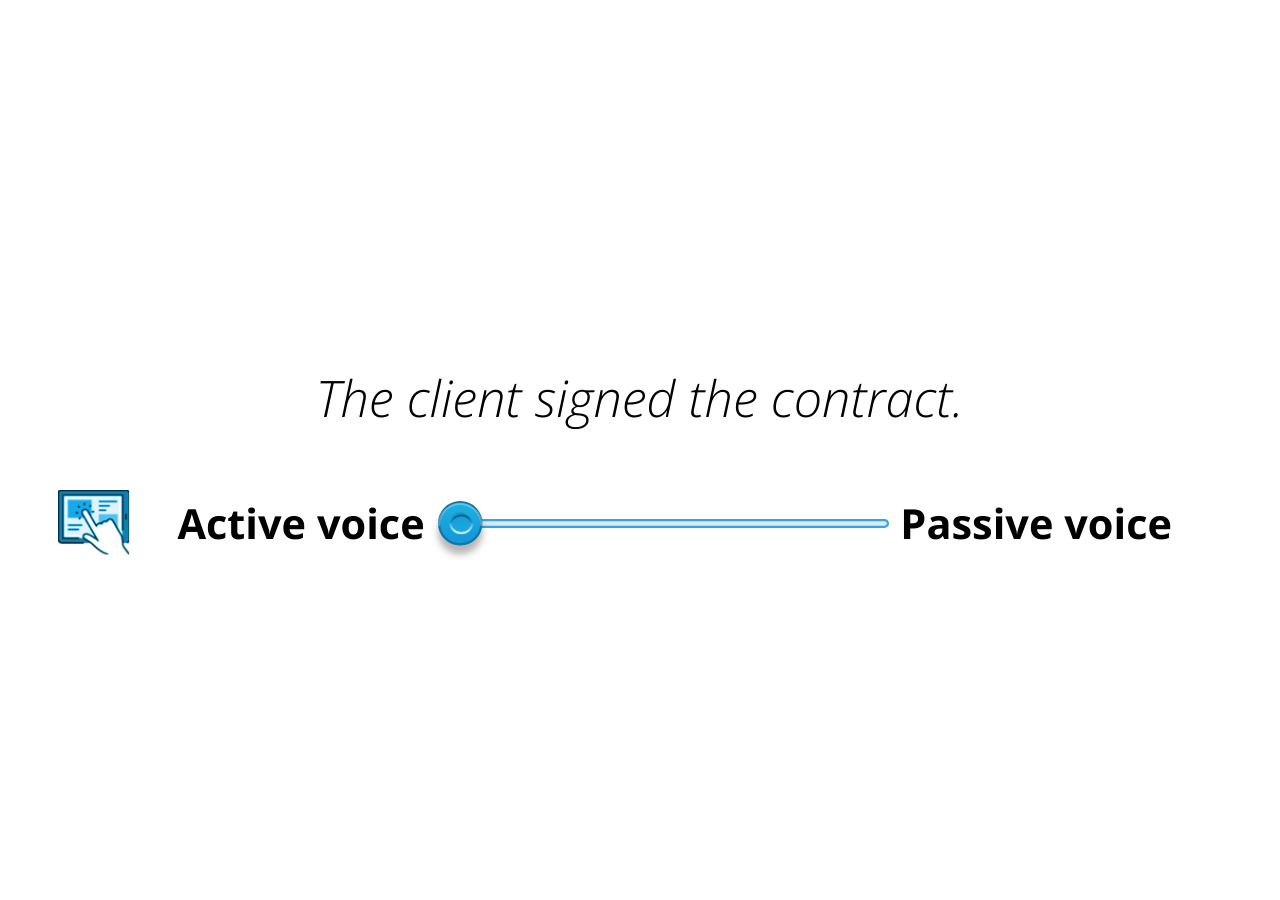
<file: assets/CEdXwde7mzrpVuAT/story.html>
﻿<!doctype html>
<html lang="en-US">
<head>
  <meta charset="utf-8">
  <!-- Created using Storyline 360 - http://www.articulate.com  -->
  <!-- version: 3.86.32080.0 -->
  <title>Improving Readability - Using the active voice 3</title>
  <meta http-equiv="x-ua-compatible" content="IE=edge"/>
  <meta name="viewport" content="width=device-width,initial-scale=1,user-scalable=no,shrink-to-fit=no,minimal-ui"/>
  <meta name="apple-mobile-web-app-capable" content="yes"/>
  <style>
    html, body { height: 100%; padding: 0; margin: 0 }
    #app { height: 100%; width: 100%; }
  </style>

  <script>
    window.DS = {};
    window.globals = {
      DATA_PATH_BASE: '',
      HAS_FRAME: true,
      HAS_SLIDE: true,

      lmsPresent: false,
      tinCanPresent: false,
      cmi5Present: false,
      aoSupport: false,
      scale: 'noscale',
      captureRc: false,
      browserSize: 'optimal',
      bgColor: '#282828',
      features: 'ClosedCaptionsCustomization,DropInBase,DropInInteractions,DropInMisc,DropInVectors,DropInVideo,JsApi,LayerPresentAsDialog,MultipleQuizTracking,UpdatedThemeEditor',
      themeName: 'unified',
      preloaderColor: '#FFFFFF',
      suppressAnalytics: false,
      productChannel: 'stable',
      publishSource: 'storyline',
      aid: 'aid|983f1a7e-3125-4c71-9647-d2d57cadf422',
      cid: '3f805bff-46dd-4d81-ab8b-9214811b98ad',
      playerVersion: '3.86.32080.0',
      publishTimestamp: '2024-04-09T10:12:08.0848326Z',
      maxIosVideoElements: 10,
      connectionSettings: { message: 'You%20are%20offline.%20Trying%20to%20reconnect...', useDarkTheme: false, mode: 'disabled' },
      hasFeature: function(feature) {
        return this.features.split(',').includes(feature);
      },
      
      parseParams: function(qs) {
        if (window.globals.parsedParams != null) {
          return window.globals.parsedParams;
        }
        qs = (qs || window.location.search.substr(1)).split('+').join(' ');
        var params = {},
            tokens,
            re = /[?&]?([^=]+)=([^&]*)/g;

        while (tokens = re.exec(qs)) {
          params[decodeURIComponent(tokens[1]).trim()] =
            decodeURIComponent(tokens[2]).trim();
        }
        window.globals.parsedParams = params;
        return params;
      }

    };
  </script>
  <script>
    var isIe11 = ('ActiveXObject' in window || window.MSBlobBuilder != null)
      && window.msCrypto != null && !window.ActiveXObject;
    if (isIe11) {
      window.globals.unsupportedBrowser = true;
      document.write(atob('[base64]'));
    }
  </script>

  <script>
    if (window.globals.hasFeature('MultiLanguageSupport')) {
      
      
    }
  </script>

  
  <script>window.THREE = { };</script>
  
<meta name="robots" content="noindex, nofollow"></head>
<body style="background: #282828" class="cs-HTML theme-unified">
<script src="player-interface.js"></script>
  <script>!function(){var e,i=/iPhone/i,o=/iPod/i,n=/iPad/i,t=/\biOS-universal(?:.+)Mac\b/i,r=/\bAndroid(?:.+)Mobile\b/i,a=/Android/i,d=/(?:SD4930UR|\bSilk(?:.+)Mobile\b)/i,p=/Silk/i,l=/Windows Phone/i,u=/\bWindows(?:.+)ARM\b/i,b=/BlackBerry/i,s=/BB10/i,c=/Opera Mini/i,f=/\b(CriOS|Chrome)(?:.+)Mobile/i,h=/Mobile(?:.+)Firefox\b/i,v=function(e){return void 0!==e&&"MacIntel"===e.platform&&"number"==typeof e.maxTouchPoints&&e.maxTouchPoints>1&&"undefined"==typeof MSStream};e=function(e){var m={userAgent:"",platform:"",maxTouchPoints:0};e||"undefined"==typeof navigator?"string"==typeof e?m.userAgent=e:e&&e.userAgent&&(m={userAgent:e.userAgent,platform:e.platform,maxTouchPoints:e.maxTouchPoints||0}):m={userAgent:navigator.userAgent,platform:navigator.platform,maxTouchPoints:navigator.maxTouchPoints||0};var g=m.userAgent,y=g.split("[FBAN");void 0!==y[1]&&(g=y[0]),void 0!==(y=g.split("Twitter"))[1]&&(g=y[0]);var A=function(e){return function(i){return i.test(e)}}(g),w={apple:{phone:A(i)&&!A(l),ipod:A(o),tablet:!A(i)&&(A(n)||v(m))&&!A(l),universal:A(t),device:(A(i)||A(o)||A(n)||A(t)||v(m))&&!A(l)},amazon:{phone:A(d),tablet:!A(d)&&A(p),device:A(d)||A(p)},android:{phone:!A(l)&&A(d)||!A(l)&&A(r),tablet:!A(l)&&!A(d)&&!A(r)&&(A(p)||A(a)),device:!A(l)&&(A(d)||A(p)||A(r)||A(a))||A(/\bokhttp\b/i)},windows:{phone:A(l),tablet:A(u),device:A(l)||A(u)},other:{blackberry:A(b),blackberry10:A(s),opera:A(c),firefox:A(h),chrome:A(f),device:A(b)||A(s)||A(c)||A(h)||A(f)},any:!1,phone:!1,tablet:!1};return w.any=w.apple.device||w.android.device||w.windows.device||w.other.device,w.phone=w.apple.phone||w.android.phone||w.windows.phone,w.tablet=w.apple.tablet||w.android.tablet||w.windows.tablet,w}(),"object"==typeof exports&&"undefined"!=typeof module?module.exports=e:"function"==typeof define&&define.amd?define((function(){return e})):this.isMobile=e}();
    window.isMobile.apple.tablet = window.isMobile.apple.tablet ||
      (navigator.platform === 'MacIntel' && navigator.maxTouchPoints > 1);
    window.isMobile.apple.device = window.isMobile.apple.device || window.isMobile.apple.tablet;
    window.isMobile.tablet = window.isMobile.tablet || window.isMobile.apple.tablet;
    window.isMobile.any = window.isMobile.any || window.isMobile.apple.tablet;
  </script>

  <div id="focus-sink" tabindex="-1"></div>

  <div id="preso"></div>
  <script>
    (function() {

      var classTypes = [ 'desktop', 'mobile', 'phone', 'tablet' ];

      var addDeviceClasses = function(prefix, testObj) {
        var curr, i;
        for (i = 0; i < classTypes.length; i++) {
          curr = classTypes[i];
          if (testObj[curr]) {
            document.body.classList.add(prefix + curr);
          }
        }
      };

      var params = window.globals.parseParams(),
          isDevicePreview = params.devicepreview === '1',
          isPhoneOverride = params.deviceType === 'phone' || (isDevicePreview && params.phone == '1'),
          isTabletOverride = (params.deviceType === 'tablet' || isDevicePreview) && !isPhoneOverride,
          isMobileOverride = isPhoneOverride || isTabletOverride;

      var deviceView = {
        desktop: !window.isMobile.any && !isMobileOverride,
        mobile: window.isMobile.any || isMobileOverride,
        phone: isPhoneOverride || (window.isMobile.phone && !isTabletOverride),
        tablet: isTabletOverride || window.isMobile.tablet
      };

      window.globals.deviceView = deviceView;
      window.isMobile.desktop = !window.isMobile.any;
      window.isMobile.mobile = window.isMobile.any;

      addDeviceClasses('view-', deviceView);

    })();
  </script>
  
  <script src='story_content/user.js' type=text/javascript></script>
  <div class="slide-loader"></div>

  <script>
    var doc = document, loader = doc.body.querySelector('.slide-loader'); [ 1, 2, 3 ].forEach(function(n) { var d = doc.createElement('div'); d.style.backgroundColor = window.globals.preloaderColor; d.classList.add('mobile-loader-dot'); d.classList.add('dot' + n); loader.appendChild(d); });
  </script>

  <div class="mobile-load-title-overlay" style="display: none">
    <div class="mobile-load-title">Improving Readability - Using the active voice 3</div>
  </div>

  <div class="mobile-chrome-warning"></div>

  
<style>
  .warn-connection-dialog {
    display: none;
    background: transparent;
    pointer-events: all;
    position: fixed;
    left: 0;
    top: 0;
    width: 100%;
    height: 100%;
    z-index: 999;
  }

  .warn-connection-content {
    pointer-events: all;
    border-radius: 4px;
    background: white;
    border: 1px solid #E7E7E7;
    color: #333333;
    box-shadow: 0 2px 4px rgba(0, 0, 0, 0.25);
    transition: all 150ms ease-out;
    position: absolute;
    white-space: nowrap;
  }

  .view-phone.is-landscape .warn-connection-content {
    left: 23px;
    bottom: 23px;
  }

  .view-tablet.is-landscape .warn-connection-content {
    left: 50%;
    top: 20px;
    transform: translateX(-50%);
  }

  .view-mobile.is-portrait .warn-connection-content {
    transform: translate(-50%, calc(-100% - 15px));
  }

  .warn-connection-content p {
    display: inline-block;
    margin: 0 8px 0 0;
    line-height: 33px;
    font-size: 11px;
  }

  .warn-connection-content svg {
    position: relative;
    vertical-align: middle;
    margin: 0 2px 2px 8px;
  }

  .view-desktop .warn-connection-content {
    left: 1.5em;
    bottom: 1.5em;
  }

  .view-desktop .warn-connection-content p {
    font-size: 1.1em;
  }

  .is-offline .warn-connection-dialog {
    display: block;
  }

  .is-offline .cs-panel * {
    pointer-events: none !important;
  }

  .is-offline .cs-panel {
    pointer-events: all !important;
  }

  .is-offline #nav-controls * {
    pointer-events: none !important;
  }

  .is-offline #nav-controls {
    pointer-events: all !important;
  }
</style>

<div class="warn-connection-dialog" role="alertdialog" aria-modal="true" tabindex="0" aria-labelledby="warn-connection-message">
  <div class="warn-connection-content">
    <svg width="17" height="15" viewBox="0 0 17 15" xmlns="http://www.w3.org/2000/svg">
      <path fill="#8F0000" stroke="white" d="M16.07,12.98 L15.88,12.23 L9.51,1.21 C8.97,0.26,7.6,0.26,7.06,1.21 L0.69,12.23 C0.15,13.16,0.81,14.36,1.91,14.36 H14.65 C15.47,14.36,16.05,13.7,16.07,12.98 Z"/>
      <path fill="white" stroke="white" d="M8.58,5.5 C8.35,5.28,8.5,5.35,8.21,5.32 C8.09,5.35,7.97,5.49,7.96,5.67 C7.97,5.79,7.98,5.92,7.98,6.04 L7.98,6.04 C7.99,6.17,8,6.31,8.01,6.43 L8.01,6.44 C8.03,6.92,8.06,7.41,8.09,7.9 L8.09,7.9 C8.12,8.39,8.14,8.88,8.17,9.37 C8.17,9.39,8.18,9.42,8.2,9.44 C8.23,9.46,8.25,9.47,8.28,9.47 C8.31,9.47,8.34,9.46,8.35,9.44 C8.37,9.43,8.38,9.4,8.39,9.35 L8.39,9.34 C8.39,9.24,8.4,9.15,8.4,9.05 L8.4,9.05 C8.41,8.96,8.41,8.86,8.42,8.75 C8.43,8.44,8.45,8.12,8.47,7.81 L8.47,7.81 C8.49,7.49,8.51,7.18,8.53,6.87 C8.55,6.46,8.56,6.05,8.59,5.64 L8.6,5.62 C8.6,5.57,8.59,5.53,8.58,5.5 L8.21,5.32 Z"/>
      <circle fill="white" stroke="white" cx="8.3" cy="11.35" r="0.3"/>
    </svg>
    <p id="warn-connection-message">You are offline. Trying to reconnect...</p>
  </div>
</div>

<script>
  (function() {
    window.DS.connection = {
      warningShown: false,
      assets: {},
      loadingAssetGroup: false,
      retryDelay: 500
    };

    var connectionSettings = window.globals.connectionSettings || {};

    var useConnectionMessages = window.AbortController != null &&
      window.location.protocol != 'file:' &&
      connectionSettings.mode === 'normal';

    window.DS.connection.useConnectionMessages = useConnectionMessages;

    var assetCount = 0;
    var checkLoadedId;


    if (useConnectionMessages && connectionSettings != null) {
      var contentEl = document.querySelector('.warn-connection-content');
      var messageEl = contentEl.querySelector('p');

      if (connectionSettings.useDarkTheme) {
        contentEl.style.borderColor = '#BABBBA';
        contentEl.style.backgroundColor = '#282828';
        contentEl.style.color = '#FFFFFF';
      }

      if (connectionSettings.message != null) {
        messageEl.textContent = window.decodeURIComponent(connectionSettings.message);
      }
    }

    function checkAssetsReady() {
      for (var i in DS.connection.assets) {
        if (!DS.connection.assets[i].success) {
          return false;
        }
      }
      return true;
    }

    function stopAssetGroup() {
      if (!useConnectionMessages) { return; }

      assetCount = 0;

      DS.connection.oldAssetGroup = DS.connection.assets;
      DS.connection.assets = {};
      DS.connection.loadingAssetGroup = false;
      clearInterval(checkLoadedId);
    }

    function startAssetGroup() {
      if (!useConnectionMessages) { return; }
      var ticks = 0;
      clearInterval(checkLoadedId);
      checkLoadedId = setInterval(function() {
        var loaded = 0;
        if (assetCount === 0 && loaded === 0) {
          clearInterval(checkLoadedId);
          return;
        }

        for (var i in DS.connection.assets) {
          if (DS.connection.assets[i].success) {
            loaded++;
          }
        }

        if (assetCount === loaded && checkAssetsReady()) {
          for (var i in DS.connection.assets) {
            if (DS.connection.assets[i].action) {
              DS.connection.assets[i].action();
            }
          }
          hideWarning();
          stopAssetGroup();
        }
      }, 100)
    }

    function requiredAsset(url, action, retry, type) {
      if (!useConnectionMessages) { return; }
      if (DS.connection.assets[url]) { return; }

      DS.connection.assets[url] = {
        success: false, action: action, retry: retry, type: type
      };
      assetCount = Object.keys(DS.connection.assets).length;
      if (!DS.connection.loadingAssetGroup) {
        startAssetGroup();
      }
      DS.connection.loadingAssetGroup = true;
    }

    function assetLoaded(url) {
      if (!useConnectionMessages) { return; }
      if (DS.connection.assets[url]) {
        DS.connection.assets[url].success = true;
      }
    }

    function assetFailed(url) {
      if (!useConnectionMessages) { return; }
      if (!DS.connection.assets[url]) {
        if (/\.js$/.test(url) && url.indexOf('transcripts') === -1) {
          setTimeout(function() {
            if (DS.connection.lastSlideLoaded != null) {
              DS.connection.lastSlideLoaded();
            }
          }, DS.connection.retryDelay);
        }
        return;
      }
      if (!DS.connection.warningShown) { showWarning(); }
      if (DS.connection.assets[url].retry) {
        setTimeout(function() {
          if (!DS.connection.assets[url].success) {
            DS.connection.assets[url].retry()
          }
        }, DS.connection.retryDelay);
      }
    }

    function hideWarning() {
      document.body.classList.remove('is-offline');
      DS.connection.warningShown = false;
      enableKeys();
    }
    DS.connection.hideWarning = hideWarning

    function showWarning(btn) {
      document.body.classList.add('is-offline')
      DS.connection.warningShown = true;
      updateWarningPosition();
      disableKeys();
    }

    function updateWarningPosition() {
      if (!DS.connection.warningShown) {
        return;
      }

      var isPortrait = document.body.classList.contains('is-portrait');
      var isMobile = document.body.classList.contains('view-mobile');
      var warningEl = document.querySelector('.warn-connection-content');

      if (isPortrait && isMobile) {
        var slide = document.querySelector('.primary-slide');
        var slideRect = slide != null
          ? slide.getBoundingClientRect()
          : { top: window.innerHeight, left: 0, width: window.innerWidth };

        warningEl.style.top = `${slideRect.top}px`
        warningEl.style.left = `${slideRect.left + slideRect.width / 2}px`
      } else {
        warningEl.style.top = null;
        warningEl.style.left = null;
      }

      window.requestAnimationFrame(updateWarningPosition);
    }

    function onDisableKeyDown(e) {
      e.preventDefault();
      e.stopImmediatePropagation();
    }

    function onDisableKeyUp(e) {
      e.preventDefault();
      e.stopImmediatePropagation();
    }

    var accStyle = document.createElement('style');
    var warnDialogEl = document.querySelector('.warn-connection-dialog');

    function disableKeys() {
      if (DS.views && DS.views.nsStack && DS.views.nsStack.length === 1) {
        DS.views.nsStack[0].tabReachable = false
        DS.views.nsStack[0].updateTabIndex(true, true);
      }

      accStyle.innerHTML = '.acc-shadow-dom { display: none; }';
      document.body.appendChild(accStyle);

      warnDialogEl.parentNode.append(warnDialogEl);
      warnDialogEl.focus();
    }

    function enableKeys() {
      accStyle.remove();
      if (DS.views && DS.views.nsStack && DS.views.nsStack.length === 1 && DS.views.nsStack[0].name === '_frame') {
        DS.views.nsStack[0].tabReachable = true;
        DS.views.nsStack[0].updateTabIndex();
      }
    }

    // these will all be noops if the feature flag isn't set in
    // the data and `window.globals.features`
    DS.connection.requiredAsset = requiredAsset;
    DS.connection.assetLoaded = assetLoaded;
    DS.connection.assetFailed = assetFailed;
    DS.connection.stopAssetGroup = stopAssetGroup;
    DS.connection.startAssetGroup = startAssetGroup;
  })();
</script>


  <script>
    
    if (window.autoSpider && window.vInterfaceObject) {
      document.querySelector('.mobile-load-title-overlay').style.display = 'none';
    }
  </script>

  

  <link rel="stylesheet" href="html5/data/css/output.min.css" data-noprefix/>
</body>
<script src="html5/lib/scripts/bootstrapper.min.js"></script>
</html>
</file>
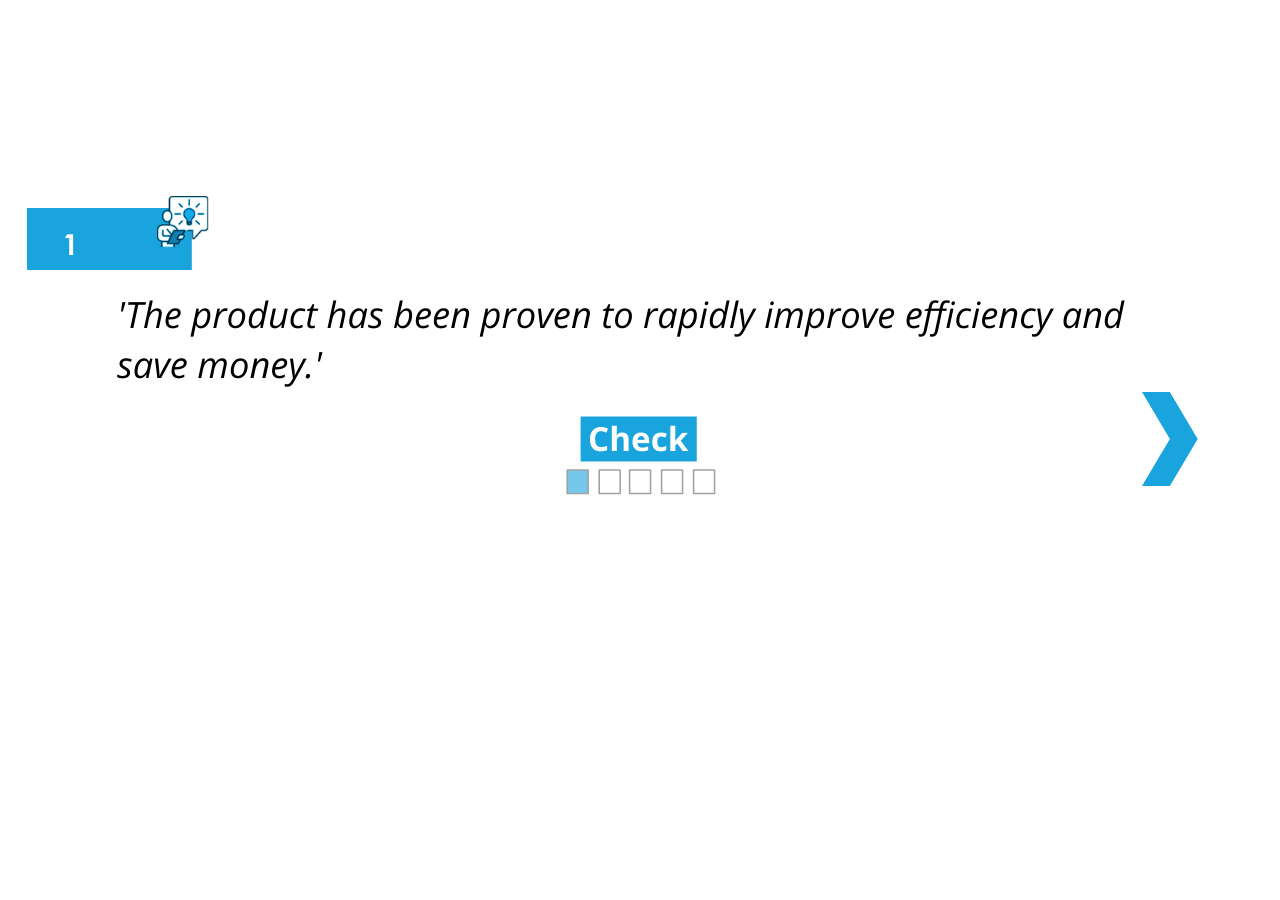
<file: assets/f25Wk23fcjcWS8L1/story.html>
﻿<!doctype html>
<html lang="en-US">
<head>
  <meta charset="utf-8">
  <!-- Created using Storyline 360 x64 - http://www.articulate.com  -->
  <!-- version: 3.87.32265.0 -->
  <title>1</title>
  <meta http-equiv="x-ua-compatible" content="IE=edge"/>
  <meta name="viewport" content="width=device-width,initial-scale=1,user-scalable=no,shrink-to-fit=no,minimal-ui"/>
  <meta name="apple-mobile-web-app-capable" content="yes"/>
  <style>
    html, body { height: 100%; padding: 0; margin: 0 }
    #app { height: 100%; width: 100%; }
  </style>

  <script>
    window.DS = {};
    window.globals = {
      DATA_PATH_BASE: '',
      HAS_FRAME: true,
      HAS_SLIDE: true,

      lmsPresent: false,
      tinCanPresent: false,
      cmi5Present: false,
      aoSupport: false,
      scale: 'noscale',
      captureRc: false,
      browserSize: 'optimal',
      bgColor: '#282828',
      features: 'DropInBase,DropInInteractions,DropInMisc,DropInVectors,DropInVideo,LayerPresentAsDialog,MultipleQuizTracking,UpdatedThemeEditor',
      themeName: 'unified',
      preloaderColor: '#FFFFFF',
      suppressAnalytics: false,
      productChannel: 'stable',
      publishSource: 'storyline',
      aid: 'aid|983f1a7e-3125-4c71-9647-d2d57cadf422',
      cid: 'e3434a75-9fd5-4c24-9bb1-8cefad01d13d',
      playerVersion: '3.87.32265.0',
      publishTimestamp: '2024-05-17T10:24:20.7698282Z',
      maxIosVideoElements: 10,
      connectionSettings: { message: 'You%20are%20offline.%20Trying%20to%20reconnect...', useDarkTheme: false, mode: 'disabled' },
      hasFeature: function(feature) {
        return this.features.split(',').includes(feature);
      },
      
      parseParams: function(qs) {
        if (window.globals.parsedParams != null) {
          return window.globals.parsedParams;
        }
        qs = (qs || window.location.search.substr(1)).split('+').join(' ');
        var params = {},
            tokens,
            re = /[?&]?([^=]+)=([^&]*)/g;

        while (tokens = re.exec(qs)) {
          params[decodeURIComponent(tokens[1]).trim()] =
            decodeURIComponent(tokens[2]).trim();
        }
        window.globals.parsedParams = params;
        return params;
      }

    };
  </script>
  <script>
    var isIe11 = ('ActiveXObject' in window || window.MSBlobBuilder != null)
      && window.msCrypto != null && !window.ActiveXObject;
    if (isIe11) {
      window.globals.unsupportedBrowser = true;
      document.write(atob('[base64]'));
    }
  </script>

  <script>
    if (window.globals.hasFeature('MultiLanguageSupport')) {
      
      
    }
  </script>

  
  <script>window.THREE = { };</script>
  
<meta name="robots" content="noindex, nofollow"></head>
<body style="background: #282828" class="cs-HTML theme-unified">
<script src="player-interface.js"></script>
  <script>!function(){var e,i=/iPhone/i,o=/iPod/i,n=/iPad/i,t=/\biOS-universal(?:.+)Mac\b/i,r=/\bAndroid(?:.+)Mobile\b/i,a=/Android/i,d=/(?:SD4930UR|\bSilk(?:.+)Mobile\b)/i,p=/Silk/i,l=/Windows Phone/i,u=/\bWindows(?:.+)ARM\b/i,b=/BlackBerry/i,s=/BB10/i,c=/Opera Mini/i,f=/\b(CriOS|Chrome)(?:.+)Mobile/i,h=/Mobile(?:.+)Firefox\b/i,v=function(e){return void 0!==e&&"MacIntel"===e.platform&&"number"==typeof e.maxTouchPoints&&e.maxTouchPoints>1&&"undefined"==typeof MSStream};e=function(e){var m={userAgent:"",platform:"",maxTouchPoints:0};e||"undefined"==typeof navigator?"string"==typeof e?m.userAgent=e:e&&e.userAgent&&(m={userAgent:e.userAgent,platform:e.platform,maxTouchPoints:e.maxTouchPoints||0}):m={userAgent:navigator.userAgent,platform:navigator.platform,maxTouchPoints:navigator.maxTouchPoints||0};var g=m.userAgent,y=g.split("[FBAN");void 0!==y[1]&&(g=y[0]),void 0!==(y=g.split("Twitter"))[1]&&(g=y[0]);var A=function(e){return function(i){return i.test(e)}}(g),w={apple:{phone:A(i)&&!A(l),ipod:A(o),tablet:!A(i)&&(A(n)||v(m))&&!A(l),universal:A(t),device:(A(i)||A(o)||A(n)||A(t)||v(m))&&!A(l)},amazon:{phone:A(d),tablet:!A(d)&&A(p),device:A(d)||A(p)},android:{phone:!A(l)&&A(d)||!A(l)&&A(r),tablet:!A(l)&&!A(d)&&!A(r)&&(A(p)||A(a)),device:!A(l)&&(A(d)||A(p)||A(r)||A(a))||A(/\bokhttp\b/i)},windows:{phone:A(l),tablet:A(u),device:A(l)||A(u)},other:{blackberry:A(b),blackberry10:A(s),opera:A(c),firefox:A(h),chrome:A(f),device:A(b)||A(s)||A(c)||A(h)||A(f)},any:!1,phone:!1,tablet:!1};return w.any=w.apple.device||w.android.device||w.windows.device||w.other.device,w.phone=w.apple.phone||w.android.phone||w.windows.phone,w.tablet=w.apple.tablet||w.android.tablet||w.windows.tablet,w}(),"object"==typeof exports&&"undefined"!=typeof module?module.exports=e:"function"==typeof define&&define.amd?define((function(){return e})):this.isMobile=e}();
    window.isMobile.apple.tablet = window.isMobile.apple.tablet ||
      (navigator.platform === 'MacIntel' && navigator.maxTouchPoints > 1);
    window.isMobile.apple.device = window.isMobile.apple.device || window.isMobile.apple.tablet;
    window.isMobile.tablet = window.isMobile.tablet || window.isMobile.apple.tablet;
    window.isMobile.any = window.isMobile.any || window.isMobile.apple.tablet;
  </script>

  <div id="focus-sink" tabindex="-1"></div>

  <div id="preso"></div>
  <script>
    (function() {

      var classTypes = [ 'desktop', 'mobile', 'phone', 'tablet' ];

      var addDeviceClasses = function(prefix, testObj) {
        var curr, i;
        for (i = 0; i < classTypes.length; i++) {
          curr = classTypes[i];
          if (testObj[curr]) {
            document.body.classList.add(prefix + curr);
          }
        }
      };

      var params = window.globals.parseParams(),
          isDevicePreview = params.devicepreview === '1',
          isPhoneOverride = params.deviceType === 'phone' || (isDevicePreview && params.phone == '1'),
          isTabletOverride = (params.deviceType === 'tablet' || isDevicePreview) && !isPhoneOverride,
          isMobileOverride = isPhoneOverride || isTabletOverride;

      var deviceView = {
        desktop: !window.isMobile.any && !isMobileOverride,
        mobile: window.isMobile.any || isMobileOverride,
        phone: isPhoneOverride || (window.isMobile.phone && !isTabletOverride),
        tablet: isTabletOverride || window.isMobile.tablet
      };

      window.globals.deviceView = deviceView;
      window.isMobile.desktop = !window.isMobile.any;
      window.isMobile.mobile = window.isMobile.any;

      addDeviceClasses('view-', deviceView);

    })();
  </script>
  
  <script src='story_content/triggers.js' type=text/javascript></script>
<script src='story_content/user.js' type=text/javascript></script>
  <div class="slide-loader"></div>

  <script>
    var doc = document, loader = doc.body.querySelector('.slide-loader'); [ 1, 2, 3 ].forEach(function(n) { var d = doc.createElement('div'); d.style.backgroundColor = window.globals.preloaderColor; d.classList.add('mobile-loader-dot'); d.classList.add('dot' + n); loader.appendChild(d); });
  </script>

  <div class="mobile-load-title-overlay" style="display: none">
    <div class="mobile-load-title">1</div>
  </div>

  <div class="mobile-chrome-warning"></div>

  
<style>
  .warn-connection-dialog {
    display: none;
    background: transparent;
    pointer-events: all;
    position: fixed;
    left: 0;
    top: 0;
    width: 100%;
    height: 100%;
    z-index: 999;
  }

  .warn-connection-content {
    pointer-events: all;
    border-radius: 4px;
    background: white;
    border: 1px solid #E7E7E7;
    color: #333333;
    box-shadow: 0 2px 4px rgba(0, 0, 0, 0.25);
    transition: all 150ms ease-out;
    position: absolute;
    white-space: nowrap;
  }

  .view-phone.is-landscape .warn-connection-content {
    left: 23px;
    bottom: 23px;
  }

  .view-tablet.is-landscape .warn-connection-content {
    left: 50%;
    top: 20px;
    transform: translateX(-50%);
  }

  .view-mobile.is-portrait .warn-connection-content {
    transform: translate(-50%, calc(-100% - 15px));
  }

  .warn-connection-content p {
    display: inline-block;
    margin: 0 8px 0 0;
    line-height: 33px;
    font-size: 11px;
  }

  .warn-connection-content svg {
    position: relative;
    vertical-align: middle;
    margin: 0 2px 2px 8px;
  }

  .view-desktop .warn-connection-content {
    left: 1.5em;
    bottom: 1.5em;
  }

  .view-desktop .warn-connection-content p {
    font-size: 1.1em;
  }

  .is-offline .warn-connection-dialog {
    display: block;
  }

  .is-offline .cs-panel * {
    pointer-events: none !important;
  }

  .is-offline .cs-panel {
    pointer-events: all !important;
  }

  .is-offline #nav-controls * {
    pointer-events: none !important;
  }

  .is-offline #nav-controls {
    pointer-events: all !important;
  }
</style>

<div class="warn-connection-dialog" role="alertdialog" aria-modal="true" tabindex="0" aria-labelledby="warn-connection-message">
  <div class="warn-connection-content">
    <svg width="17" height="15" viewBox="0 0 17 15" xmlns="http://www.w3.org/2000/svg">
      <path fill="#8F0000" stroke="white" d="M16.07,12.98 L15.88,12.23 L9.51,1.21 C8.97,0.26,7.6,0.26,7.06,1.21 L0.69,12.23 C0.15,13.16,0.81,14.36,1.91,14.36 H14.65 C15.47,14.36,16.05,13.7,16.07,12.98 Z"/>
      <path fill="white" stroke="white" d="M8.58,5.5 C8.35,5.28,8.5,5.35,8.21,5.32 C8.09,5.35,7.97,5.49,7.96,5.67 C7.97,5.79,7.98,5.92,7.98,6.04 L7.98,6.04 C7.99,6.17,8,6.31,8.01,6.43 L8.01,6.44 C8.03,6.92,8.06,7.41,8.09,7.9 L8.09,7.9 C8.12,8.39,8.14,8.88,8.17,9.37 C8.17,9.39,8.18,9.42,8.2,9.44 C8.23,9.46,8.25,9.47,8.28,9.47 C8.31,9.47,8.34,9.46,8.35,9.44 C8.37,9.43,8.38,9.4,8.39,9.35 L8.39,9.34 C8.39,9.24,8.4,9.15,8.4,9.05 L8.4,9.05 C8.41,8.96,8.41,8.86,8.42,8.75 C8.43,8.44,8.45,8.12,8.47,7.81 L8.47,7.81 C8.49,7.49,8.51,7.18,8.53,6.87 C8.55,6.46,8.56,6.05,8.59,5.64 L8.6,5.62 C8.6,5.57,8.59,5.53,8.58,5.5 L8.21,5.32 Z"/>
      <circle fill="white" stroke="white" cx="8.3" cy="11.35" r="0.3"/>
    </svg>
    <p id="warn-connection-message">You are offline. Trying to reconnect...</p>
  </div>
</div>

<script>
  (function() {
    window.DS.connection = {
      warningShown: false,
      assets: {},
      loadingAssetGroup: false,
      retryDelay: 500
    };

    var connectionSettings = window.globals.connectionSettings || {};

    var useConnectionMessages = window.AbortController != null &&
      window.location.protocol != 'file:' &&
      connectionSettings.mode === 'normal';

    window.DS.connection.useConnectionMessages = useConnectionMessages;

    var assetCount = 0;
    var checkLoadedId;


    if (useConnectionMessages && connectionSettings != null) {
      var contentEl = document.querySelector('.warn-connection-content');
      var messageEl = contentEl.querySelector('p');

      if (connectionSettings.useDarkTheme) {
        contentEl.style.borderColor = '#BABBBA';
        contentEl.style.backgroundColor = '#282828';
        contentEl.style.color = '#FFFFFF';
      }

      if (connectionSettings.message != null) {
        messageEl.textContent = window.decodeURIComponent(connectionSettings.message);
      }
    }

    function checkAssetsReady() {
      for (var i in DS.connection.assets) {
        if (!DS.connection.assets[i].success) {
          return false;
        }
      }
      return true;
    }

    function stopAssetGroup() {
      if (!useConnectionMessages) { return; }

      assetCount = 0;

      DS.connection.oldAssetGroup = DS.connection.assets;
      DS.connection.assets = {};
      DS.connection.loadingAssetGroup = false;
      clearInterval(checkLoadedId);
    }

    function startAssetGroup() {
      if (!useConnectionMessages) { return; }
      var ticks = 0;
      clearInterval(checkLoadedId);
      checkLoadedId = setInterval(function() {
        var loaded = 0;
        if (assetCount === 0 && loaded === 0) {
          clearInterval(checkLoadedId);
          return;
        }

        for (var i in DS.connection.assets) {
          if (DS.connection.assets[i].success) {
            loaded++;
          }
        }

        if (assetCount === loaded && checkAssetsReady()) {
          for (var i in DS.connection.assets) {
            if (DS.connection.assets[i].action) {
              DS.connection.assets[i].action();
            }
          }
          hideWarning();
          stopAssetGroup();
        }
      }, 100)
    }

    function requiredAsset(url, action, retry, type) {
      if (!useConnectionMessages) { return; }
      if (DS.connection.assets[url]) { return; }

      DS.connection.assets[url] = {
        success: false, action: action, retry: retry, type: type
      };
      assetCount = Object.keys(DS.connection.assets).length;
      if (!DS.connection.loadingAssetGroup) {
        startAssetGroup();
      }
      DS.connection.loadingAssetGroup = true;
    }

    function assetLoaded(url) {
      if (!useConnectionMessages) { return; }
      if (DS.connection.assets[url]) {
        DS.connection.assets[url].success = true;
      }
    }

    function assetFailed(url) {
      if (!useConnectionMessages) { return; }
      if (!DS.connection.assets[url]) {
        if (/\.js$/.test(url) && url.indexOf('transcripts') === -1) {
          setTimeout(function() {
            if (DS.connection.lastSlideLoaded != null) {
              DS.connection.lastSlideLoaded();
            }
          }, DS.connection.retryDelay);
        }
        return;
      }
      if (!DS.connection.warningShown) { showWarning(); }
      if (DS.connection.assets[url].retry) {
        setTimeout(function() {
          if (!DS.connection.assets[url].success) {
            DS.connection.assets[url].retry()
          }
        }, DS.connection.retryDelay);
      }
    }

    function hideWarning() {
      document.body.classList.remove('is-offline');
      DS.connection.warningShown = false;
      enableKeys();
    }
    DS.connection.hideWarning = hideWarning

    function showWarning(btn) {
      document.body.classList.add('is-offline')
      DS.connection.warningShown = true;
      updateWarningPosition();
      disableKeys();
    }

    function updateWarningPosition() {
      if (!DS.connection.warningShown) {
        return;
      }

      var isPortrait = document.body.classList.contains('is-portrait');
      var isMobile = document.body.classList.contains('view-mobile');
      var warningEl = document.querySelector('.warn-connection-content');

      if (isPortrait && isMobile) {
        var slide = document.querySelector('.primary-slide');
        var slideRect = slide != null
          ? slide.getBoundingClientRect()
          : { top: window.innerHeight, left: 0, width: window.innerWidth };

        warningEl.style.top = `${slideRect.top}px`
        warningEl.style.left = `${slideRect.left + slideRect.width / 2}px`
      } else {
        warningEl.style.top = null;
        warningEl.style.left = null;
      }

      window.requestAnimationFrame(updateWarningPosition);
    }

    function onDisableKeyDown(e) {
      e.preventDefault();
      e.stopImmediatePropagation();
    }

    function onDisableKeyUp(e) {
      e.preventDefault();
      e.stopImmediatePropagation();
    }

    var accStyle = document.createElement('style');
    var warnDialogEl = document.querySelector('.warn-connection-dialog');

    function disableKeys() {
      if (DS.views && DS.views.nsStack && DS.views.nsStack.length === 1) {
        DS.views.nsStack[0].tabReachable = false
        DS.views.nsStack[0].updateTabIndex(true, true);
      }

      accStyle.innerHTML = '.acc-shadow-dom { display: none; }';
      document.body.appendChild(accStyle);

      warnDialogEl.parentNode.append(warnDialogEl);
      warnDialogEl.focus();
    }

    function enableKeys() {
      accStyle.remove();
      if (DS.views && DS.views.nsStack && DS.views.nsStack.length === 1 && DS.views.nsStack[0].name === '_frame') {
        DS.views.nsStack[0].tabReachable = true;
        DS.views.nsStack[0].updateTabIndex();
      }
    }

    // these will all be noops if the feature flag isn't set in
    // the data and `window.globals.features`
    DS.connection.requiredAsset = requiredAsset;
    DS.connection.assetLoaded = assetLoaded;
    DS.connection.assetFailed = assetFailed;
    DS.connection.stopAssetGroup = stopAssetGroup;
    DS.connection.startAssetGroup = startAssetGroup;
  })();
</script>


  <script>
    
    if (window.autoSpider && window.vInterfaceObject) {
      document.querySelector('.mobile-load-title-overlay').style.display = 'none';
    }
  </script>

  

  <link rel="stylesheet" href="html5/data/css/output.min.css" data-noprefix/>
</body>
<script src="html5/lib/scripts/bootstrapper.min.js"></script>
</html>
</file>
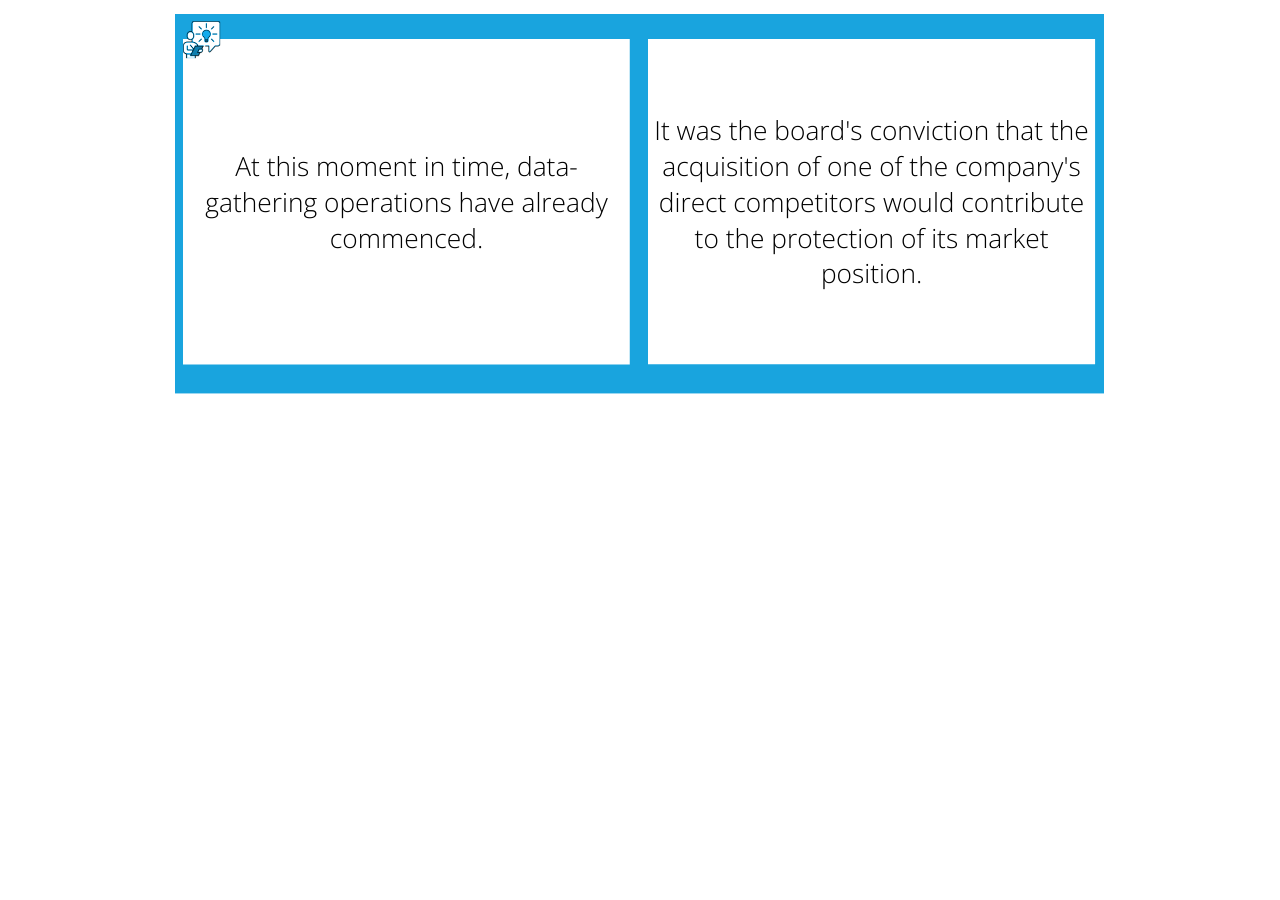
<file: assets/kltTC6puWOmDvcCu/story.html>
﻿<!doctype html>
<html lang="en-US">
<head>
  <meta charset="utf-8">
  <!-- Created using Storyline 360 x64 - http://www.articulate.com  -->
  <!-- version: 3.87.32265.0 -->
  <title>Improving Readability - Supercharging your sentences 1</title>
  <meta http-equiv="x-ua-compatible" content="IE=edge"/>
  <meta name="viewport" content="width=device-width,initial-scale=1,user-scalable=no,shrink-to-fit=no,minimal-ui"/>
  <meta name="apple-mobile-web-app-capable" content="yes"/>
  <style>
    html, body { height: 100%; padding: 0; margin: 0 }
    #app { height: 100%; width: 100%; }
  </style>

  <script>
    window.DS = {};
    window.globals = {
      DATA_PATH_BASE: '',
      HAS_FRAME: true,
      HAS_SLIDE: true,

      lmsPresent: false,
      tinCanPresent: false,
      cmi5Present: false,
      aoSupport: false,
      scale: 'noscale',
      captureRc: false,
      browserSize: 'optimal',
      bgColor: '#282828',
      features: 'DropInBase,DropInInteractions,DropInMisc,DropInVectors,DropInVideo,LayerPresentAsDialog,MultipleQuizTracking,UpdatedThemeEditor',
      themeName: 'unified',
      preloaderColor: '#FFFFFF',
      suppressAnalytics: false,
      productChannel: 'stable',
      publishSource: 'storyline',
      aid: 'aid|983f1a7e-3125-4c71-9647-d2d57cadf422',
      cid: '9cafb042-3359-4dfb-b05e-14c96f8f40e5',
      playerVersion: '3.87.32265.0',
      publishTimestamp: '2024-05-20T15:22:33.7169563Z',
      maxIosVideoElements: 10,
      connectionSettings: { message: 'You%20are%20offline.%20Trying%20to%20reconnect...', useDarkTheme: false, mode: 'disabled' },
      hasFeature: function(feature) {
        return this.features.split(',').includes(feature);
      },
      
      parseParams: function(qs) {
        if (window.globals.parsedParams != null) {
          return window.globals.parsedParams;
        }
        qs = (qs || window.location.search.substr(1)).split('+').join(' ');
        var params = {},
            tokens,
            re = /[?&]?([^=]+)=([^&]*)/g;

        while (tokens = re.exec(qs)) {
          params[decodeURIComponent(tokens[1]).trim()] =
            decodeURIComponent(tokens[2]).trim();
        }
        window.globals.parsedParams = params;
        return params;
      }

    };
  </script>
  <script>
    var isIe11 = ('ActiveXObject' in window || window.MSBlobBuilder != null)
      && window.msCrypto != null && !window.ActiveXObject;
    if (isIe11) {
      window.globals.unsupportedBrowser = true;
      document.write(atob('[base64]'));
    }
  </script>

  <script>
    if (window.globals.hasFeature('MultiLanguageSupport')) {
      
      
    }
  </script>

  
  <script>window.THREE = { };</script>
  
<meta name="robots" content="noindex, nofollow"></head>
<body style="background: #282828" class="cs-HTML theme-unified">
<script src="player-interface.js"></script>
  <script>!function(){var e,i=/iPhone/i,o=/iPod/i,n=/iPad/i,t=/\biOS-universal(?:.+)Mac\b/i,r=/\bAndroid(?:.+)Mobile\b/i,a=/Android/i,d=/(?:SD4930UR|\bSilk(?:.+)Mobile\b)/i,p=/Silk/i,l=/Windows Phone/i,u=/\bWindows(?:.+)ARM\b/i,b=/BlackBerry/i,s=/BB10/i,c=/Opera Mini/i,f=/\b(CriOS|Chrome)(?:.+)Mobile/i,h=/Mobile(?:.+)Firefox\b/i,v=function(e){return void 0!==e&&"MacIntel"===e.platform&&"number"==typeof e.maxTouchPoints&&e.maxTouchPoints>1&&"undefined"==typeof MSStream};e=function(e){var m={userAgent:"",platform:"",maxTouchPoints:0};e||"undefined"==typeof navigator?"string"==typeof e?m.userAgent=e:e&&e.userAgent&&(m={userAgent:e.userAgent,platform:e.platform,maxTouchPoints:e.maxTouchPoints||0}):m={userAgent:navigator.userAgent,platform:navigator.platform,maxTouchPoints:navigator.maxTouchPoints||0};var g=m.userAgent,y=g.split("[FBAN");void 0!==y[1]&&(g=y[0]),void 0!==(y=g.split("Twitter"))[1]&&(g=y[0]);var A=function(e){return function(i){return i.test(e)}}(g),w={apple:{phone:A(i)&&!A(l),ipod:A(o),tablet:!A(i)&&(A(n)||v(m))&&!A(l),universal:A(t),device:(A(i)||A(o)||A(n)||A(t)||v(m))&&!A(l)},amazon:{phone:A(d),tablet:!A(d)&&A(p),device:A(d)||A(p)},android:{phone:!A(l)&&A(d)||!A(l)&&A(r),tablet:!A(l)&&!A(d)&&!A(r)&&(A(p)||A(a)),device:!A(l)&&(A(d)||A(p)||A(r)||A(a))||A(/\bokhttp\b/i)},windows:{phone:A(l),tablet:A(u),device:A(l)||A(u)},other:{blackberry:A(b),blackberry10:A(s),opera:A(c),firefox:A(h),chrome:A(f),device:A(b)||A(s)||A(c)||A(h)||A(f)},any:!1,phone:!1,tablet:!1};return w.any=w.apple.device||w.android.device||w.windows.device||w.other.device,w.phone=w.apple.phone||w.android.phone||w.windows.phone,w.tablet=w.apple.tablet||w.android.tablet||w.windows.tablet,w}(),"object"==typeof exports&&"undefined"!=typeof module?module.exports=e:"function"==typeof define&&define.amd?define((function(){return e})):this.isMobile=e}();
    window.isMobile.apple.tablet = window.isMobile.apple.tablet ||
      (navigator.platform === 'MacIntel' && navigator.maxTouchPoints > 1);
    window.isMobile.apple.device = window.isMobile.apple.device || window.isMobile.apple.tablet;
    window.isMobile.tablet = window.isMobile.tablet || window.isMobile.apple.tablet;
    window.isMobile.any = window.isMobile.any || window.isMobile.apple.tablet;
  </script>

  <div id="focus-sink" tabindex="-1"></div>

  <div id="preso"></div>
  <script>
    (function() {

      var classTypes = [ 'desktop', 'mobile', 'phone', 'tablet' ];

      var addDeviceClasses = function(prefix, testObj) {
        var curr, i;
        for (i = 0; i < classTypes.length; i++) {
          curr = classTypes[i];
          if (testObj[curr]) {
            document.body.classList.add(prefix + curr);
          }
        }
      };

      var params = window.globals.parseParams(),
          isDevicePreview = params.devicepreview === '1',
          isPhoneOverride = params.deviceType === 'phone' || (isDevicePreview && params.phone == '1'),
          isTabletOverride = (params.deviceType === 'tablet' || isDevicePreview) && !isPhoneOverride,
          isMobileOverride = isPhoneOverride || isTabletOverride;

      var deviceView = {
        desktop: !window.isMobile.any && !isMobileOverride,
        mobile: window.isMobile.any || isMobileOverride,
        phone: isPhoneOverride || (window.isMobile.phone && !isTabletOverride),
        tablet: isTabletOverride || window.isMobile.tablet
      };

      window.globals.deviceView = deviceView;
      window.isMobile.desktop = !window.isMobile.any;
      window.isMobile.mobile = window.isMobile.any;

      addDeviceClasses('view-', deviceView);

    })();
  </script>
  
  <script src='story_content/triggers.js' type=text/javascript></script>
<script src='story_content/user.js' type=text/javascript></script>
  <div class="slide-loader"></div>

  <script>
    var doc = document, loader = doc.body.querySelector('.slide-loader'); [ 1, 2, 3 ].forEach(function(n) { var d = doc.createElement('div'); d.style.backgroundColor = window.globals.preloaderColor; d.classList.add('mobile-loader-dot'); d.classList.add('dot' + n); loader.appendChild(d); });
  </script>

  <div class="mobile-load-title-overlay" style="display: none">
    <div class="mobile-load-title">Improving Readability - Supercharging your sentences 1</div>
  </div>

  <div class="mobile-chrome-warning"></div>

  
<style>
  .warn-connection-dialog {
    display: none;
    background: transparent;
    pointer-events: all;
    position: fixed;
    left: 0;
    top: 0;
    width: 100%;
    height: 100%;
    z-index: 999;
  }

  .warn-connection-content {
    pointer-events: all;
    border-radius: 4px;
    background: white;
    border: 1px solid #E7E7E7;
    color: #333333;
    box-shadow: 0 2px 4px rgba(0, 0, 0, 0.25);
    transition: all 150ms ease-out;
    position: absolute;
    white-space: nowrap;
  }

  .view-phone.is-landscape .warn-connection-content {
    left: 23px;
    bottom: 23px;
  }

  .view-tablet.is-landscape .warn-connection-content {
    left: 50%;
    top: 20px;
    transform: translateX(-50%);
  }

  .view-mobile.is-portrait .warn-connection-content {
    transform: translate(-50%, calc(-100% - 15px));
  }

  .warn-connection-content p {
    display: inline-block;
    margin: 0 8px 0 0;
    line-height: 33px;
    font-size: 11px;
  }

  .warn-connection-content svg {
    position: relative;
    vertical-align: middle;
    margin: 0 2px 2px 8px;
  }

  .view-desktop .warn-connection-content {
    left: 1.5em;
    bottom: 1.5em;
  }

  .view-desktop .warn-connection-content p {
    font-size: 1.1em;
  }

  .is-offline .warn-connection-dialog {
    display: block;
  }

  .is-offline .cs-panel * {
    pointer-events: none !important;
  }

  .is-offline .cs-panel {
    pointer-events: all !important;
  }

  .is-offline #nav-controls * {
    pointer-events: none !important;
  }

  .is-offline #nav-controls {
    pointer-events: all !important;
  }
</style>

<div class="warn-connection-dialog" role="alertdialog" aria-modal="true" tabindex="0" aria-labelledby="warn-connection-message">
  <div class="warn-connection-content">
    <svg width="17" height="15" viewBox="0 0 17 15" xmlns="http://www.w3.org/2000/svg">
      <path fill="#8F0000" stroke="white" d="M16.07,12.98 L15.88,12.23 L9.51,1.21 C8.97,0.26,7.6,0.26,7.06,1.21 L0.69,12.23 C0.15,13.16,0.81,14.36,1.91,14.36 H14.65 C15.47,14.36,16.05,13.7,16.07,12.98 Z"/>
      <path fill="white" stroke="white" d="M8.58,5.5 C8.35,5.28,8.5,5.35,8.21,5.32 C8.09,5.35,7.97,5.49,7.96,5.67 C7.97,5.79,7.98,5.92,7.98,6.04 L7.98,6.04 C7.99,6.17,8,6.31,8.01,6.43 L8.01,6.44 C8.03,6.92,8.06,7.41,8.09,7.9 L8.09,7.9 C8.12,8.39,8.14,8.88,8.17,9.37 C8.17,9.39,8.18,9.42,8.2,9.44 C8.23,9.46,8.25,9.47,8.28,9.47 C8.31,9.47,8.34,9.46,8.35,9.44 C8.37,9.43,8.38,9.4,8.39,9.35 L8.39,9.34 C8.39,9.24,8.4,9.15,8.4,9.05 L8.4,9.05 C8.41,8.96,8.41,8.86,8.42,8.75 C8.43,8.44,8.45,8.12,8.47,7.81 L8.47,7.81 C8.49,7.49,8.51,7.18,8.53,6.87 C8.55,6.46,8.56,6.05,8.59,5.64 L8.6,5.62 C8.6,5.57,8.59,5.53,8.58,5.5 L8.21,5.32 Z"/>
      <circle fill="white" stroke="white" cx="8.3" cy="11.35" r="0.3"/>
    </svg>
    <p id="warn-connection-message">You are offline. Trying to reconnect...</p>
  </div>
</div>

<script>
  (function() {
    window.DS.connection = {
      warningShown: false,
      assets: {},
      loadingAssetGroup: false,
      retryDelay: 500
    };

    var connectionSettings = window.globals.connectionSettings || {};

    var useConnectionMessages = window.AbortController != null &&
      window.location.protocol != 'file:' &&
      connectionSettings.mode === 'normal';

    window.DS.connection.useConnectionMessages = useConnectionMessages;

    var assetCount = 0;
    var checkLoadedId;


    if (useConnectionMessages && connectionSettings != null) {
      var contentEl = document.querySelector('.warn-connection-content');
      var messageEl = contentEl.querySelector('p');

      if (connectionSettings.useDarkTheme) {
        contentEl.style.borderColor = '#BABBBA';
        contentEl.style.backgroundColor = '#282828';
        contentEl.style.color = '#FFFFFF';
      }

      if (connectionSettings.message != null) {
        messageEl.textContent = window.decodeURIComponent(connectionSettings.message);
      }
    }

    function checkAssetsReady() {
      for (var i in DS.connection.assets) {
        if (!DS.connection.assets[i].success) {
          return false;
        }
      }
      return true;
    }

    function stopAssetGroup() {
      if (!useConnectionMessages) { return; }

      assetCount = 0;

      DS.connection.oldAssetGroup = DS.connection.assets;
      DS.connection.assets = {};
      DS.connection.loadingAssetGroup = false;
      clearInterval(checkLoadedId);
    }

    function startAssetGroup() {
      if (!useConnectionMessages) { return; }
      var ticks = 0;
      clearInterval(checkLoadedId);
      checkLoadedId = setInterval(function() {
        var loaded = 0;
        if (assetCount === 0 && loaded === 0) {
          clearInterval(checkLoadedId);
          return;
        }

        for (var i in DS.connection.assets) {
          if (DS.connection.assets[i].success) {
            loaded++;
          }
        }

        if (assetCount === loaded && checkAssetsReady()) {
          for (var i in DS.connection.assets) {
            if (DS.connection.assets[i].action) {
              DS.connection.assets[i].action();
            }
          }
          hideWarning();
          stopAssetGroup();
        }
      }, 100)
    }

    function requiredAsset(url, action, retry, type) {
      if (!useConnectionMessages) { return; }
      if (DS.connection.assets[url]) { return; }

      DS.connection.assets[url] = {
        success: false, action: action, retry: retry, type: type
      };
      assetCount = Object.keys(DS.connection.assets).length;
      if (!DS.connection.loadingAssetGroup) {
        startAssetGroup();
      }
      DS.connection.loadingAssetGroup = true;
    }

    function assetLoaded(url) {
      if (!useConnectionMessages) { return; }
      if (DS.connection.assets[url]) {
        DS.connection.assets[url].success = true;
      }
    }

    function assetFailed(url) {
      if (!useConnectionMessages) { return; }
      if (!DS.connection.assets[url]) {
        if (/\.js$/.test(url) && url.indexOf('transcripts') === -1) {
          setTimeout(function() {
            if (DS.connection.lastSlideLoaded != null) {
              DS.connection.lastSlideLoaded();
            }
          }, DS.connection.retryDelay);
        }
        return;
      }
      if (!DS.connection.warningShown) { showWarning(); }
      if (DS.connection.assets[url].retry) {
        setTimeout(function() {
          if (!DS.connection.assets[url].success) {
            DS.connection.assets[url].retry()
          }
        }, DS.connection.retryDelay);
      }
    }

    function hideWarning() {
      document.body.classList.remove('is-offline');
      DS.connection.warningShown = false;
      enableKeys();
    }
    DS.connection.hideWarning = hideWarning

    function showWarning(btn) {
      document.body.classList.add('is-offline')
      DS.connection.warningShown = true;
      updateWarningPosition();
      disableKeys();
    }

    function updateWarningPosition() {
      if (!DS.connection.warningShown) {
        return;
      }

      var isPortrait = document.body.classList.contains('is-portrait');
      var isMobile = document.body.classList.contains('view-mobile');
      var warningEl = document.querySelector('.warn-connection-content');

      if (isPortrait && isMobile) {
        var slide = document.querySelector('.primary-slide');
        var slideRect = slide != null
          ? slide.getBoundingClientRect()
          : { top: window.innerHeight, left: 0, width: window.innerWidth };

        warningEl.style.top = `${slideRect.top}px`
        warningEl.style.left = `${slideRect.left + slideRect.width / 2}px`
      } else {
        warningEl.style.top = null;
        warningEl.style.left = null;
      }

      window.requestAnimationFrame(updateWarningPosition);
    }

    function onDisableKeyDown(e) {
      e.preventDefault();
      e.stopImmediatePropagation();
    }

    function onDisableKeyUp(e) {
      e.preventDefault();
      e.stopImmediatePropagation();
    }

    var accStyle = document.createElement('style');
    var warnDialogEl = document.querySelector('.warn-connection-dialog');

    function disableKeys() {
      if (DS.views && DS.views.nsStack && DS.views.nsStack.length === 1) {
        DS.views.nsStack[0].tabReachable = false
        DS.views.nsStack[0].updateTabIndex(true, true);
      }

      accStyle.innerHTML = '.acc-shadow-dom { display: none; }';
      document.body.appendChild(accStyle);

      warnDialogEl.parentNode.append(warnDialogEl);
      warnDialogEl.focus();
    }

    function enableKeys() {
      accStyle.remove();
      if (DS.views && DS.views.nsStack && DS.views.nsStack.length === 1 && DS.views.nsStack[0].name === '_frame') {
        DS.views.nsStack[0].tabReachable = true;
        DS.views.nsStack[0].updateTabIndex();
      }
    }

    // these will all be noops if the feature flag isn't set in
    // the data and `window.globals.features`
    DS.connection.requiredAsset = requiredAsset;
    DS.connection.assetLoaded = assetLoaded;
    DS.connection.assetFailed = assetFailed;
    DS.connection.stopAssetGroup = stopAssetGroup;
    DS.connection.startAssetGroup = startAssetGroup;
  })();
</script>


  <script>
    
    if (window.autoSpider && window.vInterfaceObject) {
      document.querySelector('.mobile-load-title-overlay').style.display = 'none';
    }
  </script>

  

  <link rel="stylesheet" href="html5/data/css/output.min.css" data-noprefix/>
</body>
<script src="html5/lib/scripts/bootstrapper.min.js"></script>
</html>
</file>
<file: lib/icomoon.css>
@font-face {
	font-family: 'icomoon';
	src:  url('fonts/icomoon.ttf') format('truetype'),
				url('fonts/icomoon.woff') format('woff');
	font-weight: normal;
	font-style: normal;
}

[class^="icon-"], [class*=" icon-"] {
	/* use !important to prevent issues with browser extensions that change fonts */
	font-family: 'icomoon' !important;
	speak: none;
	font-style: normal;
	font-weight: normal;
	font-variant: normal;
	text-transform: none;
	line-height: 1;

	/* Better Font Rendering =========== */
	-webkit-font-smoothing: antialiased;
	-moz-osx-font-smoothing: grayscale;
}

.icon-edit-author-name:before {
	content: "\e976";
}
.icon-lock:before {
	content: "\e977";
}
.icon-checkmark-valid:before {
	content: "\e95d";
}
.icon-close-media-panel:before {
	content: "\e95e";
}
.icon-trash4:before {
	content: "\e95f";
}
.icon-x-invalid-url:before {
	content: "\e960";
}
.icon-attach2:before {
	content: "\e961";
}
.icon-bold:before {
	content: "\e962";
}
.icon-fontcolor:before {
	content: "\e963";
}
.icon-fontsize:before {
	content: "\e964";
}
.icon-italic:before {
	content: "\e965";
}
.icon-link:before {
	content: "\e966";
}
.icon-orderedlist:before {
	content: "\e967";
}
.icon-quote:before {
	content: "\e968";
}
.icon-unorderedlist:before {
	content: "\e969";
}
.icon-feedback:before {
	content: "\e910";
}
.icon-review:before {
	content: "\e911";
}
.icon-customizable:before {
	content: "\e908";
}
.icon-design:before {
	content: "\e909";
}
.icon-interactions:before {
	content: "\e90a";
}
.icon-questions:before {
	content: "\e90b";
}
.icon-scenarios2:before {
	content: "\e90c";
}
.icon-slides:before {
	content: "\e90d";
}
.icon-desktop:before {
	content: "\e902";
}
.icon-expressions:before {
	content: "\e903";
}
.icon-poses:before {
	content: "\e904";
}
.icon-retina:before {
	content: "\e905";
}
.icon-scenarios:before {
	content: "\e906";
}
.icon-transparency:before {
	content: "\e907";
}
.icon-Master-01:before {
	content: "\e934";
}
.icon-Master-02:before {
	content: "\e93a";
}
.icon-Master-03:before {
	content: "\e939";
}
.icon-Master-04:before {
	content: "\e936";
}
.icon-Master-05:before {
	content: "\e93b";
}
.icon-Master-06:before {
	content: "\e935";
}
.icon-Master-07:before {
	content: "\e937";
}
.icon-Master-08:before {
	content: "\e938";
}
.icon-Master-09:before {
	content: "\e922";
}
.icon-Master-10:before {
	content: "\e926";
}
.icon-Master-11:before {
	content: "\e924";
}
.icon-Master-12:before {
	content: "\e928";
}
.icon-Master-13:before {
	content: "\e923";
}
.icon-Master-14:before {
	content: "\e925";
}
.icon-Master-15:before {
	content: "\e929";
}
.icon-Master-16:before {
	content: "\e927";
}
.icon-Master-17:before {
	content: "\e92b";
}
.icon-Master-18:before {
	content: "\e92c";
}
.icon-Master-19:before {
	content: "\e92d";
}
.icon-Master-20:before {
	content: "\e92e";
}
.icon-Master-21:before {
	content: "\e92f";
}
.icon-Master-22:before {
	content: "\e930";
}
.icon-Master-23:before {
	content: "\e931";
}
.icon-Master-24:before {
	content: "\e932";
}
.icon-Master-25:before {
	content: "\e933";
}
.icon-Master-26:before {
	content: "\e92a";
}
.icon-check-circle:before {
	content: "\e803";
}
.icon-trash:before {
	content: "\e804";
}
.icon-rotation:before {
	content: "\e91a";
}
.icon-vector:before {
	content: "\e91b";
}
.icon-mute:before {
	content: "\e90e";
}
.icon-volume:before {
	content: "\e90f";
}
.icon-logo:before {
	content: "\e805";
}
.icon-share:before {
	content: "\e801";
}
.icon-sorting:before {
	content: "\e91c";
}
.icon-more:before {
	content: "\e91d";
}
.icon-copy:before {
	content: "\e951";
}
.icon-clock:before {
	content: "\e915";
}
.icon-quotes-left:before {
	content: "\e918";
}
.icon-list-numbered:before {
	content: "\e916";
}
.icon-list2:before {
	content: "\e917";
}
.icon-plus:before {
	content: "\e60a";
}
.icon-info:before {
	content: "\e974";
}
.icon-cross:before {
	content: "\e913";
}
.icon-checkmark:before {
	content: "\e975";
}
.icon-arrow-up2:before {
	content: "\e959";
}
.icon-arrow-down2:before {
	content: "\e95a";
}
.icon-sort-alpha-asc:before {
	content: "\e912";
}
.icon-rtf:before {
	content: "\e94b";
}
.icon-doc:before {
	content: "\e94a";
}
.icon-pdf:before {
	content: "\e94c";
}
.icon-ppt:before {
	content: "\e94d";
}
.icon-file:before {
	content: "\e94e";
}
.icon-xls:before {
	content: "\e94f";
}
.icon-zip:before {
	content: "\e950";
}
.icon-file-alt:before {
	content: "\e944";
}
.icon-doc-alt:before {
	content: "\e943";
}
.icon-pdf-alt:before {
	content: "\e945";
}
.icon-ppt-alt:before {
	content: "\e946";
}
.icon-rtf-alt:before {
	content: "\e947";
}
.icon-xls-alt:before {
	content: "\e948";
}
.icon-zip-alt:before {
	content: "\e949";
}
.icon-attach:before {
	content: "\e942";
}
.icon-reload:before {
	content: "\e941";
}
.icon-trash2:before {
	content: "\e60d";
}
.icon-arrow-left:before {
	content: "\e608";
}
.icon-arrow-right:before {
	content: "\e609";
}
.icon-check-alt:before {
	content: "\e606";
}
.icon-password-view:before {
	content: "\e972";
}
.icon-password-hide:before {
	content: "\e973";
}
.icon-view-grid:before {
	content: "\e96c";
}
.icon-grid-view:before {
	content: "\e96c";
}
.icon-view-list:before {
	content: "\e96d";
}
.icon-list-view:before {
	content: "\e96d";
}
.icon-blocks:before {
	content: "\e95b";
}
.icon-list3:before {
	content: "\e95c";
}
.icon-export:before {
	content: "\e958";
}
.icon-screencast:before {
	content: "\e957";
}
.icon-cursor:before {
	content: "\e956";
}
.icon-documents:before {
	content: "\e952";
}
.icon-duplicate:before {
	content: "\e952";
}
.icon-trash3:before {
	content: "\e953";
}
.icon-Article:before {
	content: "\e93c";
}
.icon-Interaction:before {
	content: "\e93d";
}
.icon-Quiz:before {
	content: "\e93e";
}
.icon-Video:before {
	content: "\e93f";
}
.icon-trashcan:before {
	content: "\e921";
}
.icon-marker_style:before {
	content: "\e920";
}
.icon-photo:before {
	content: "\e91f";
}
.icon-microphone:before {
	content: "\e91e";
}
.icon-plus2:before {
	content: "\e800";
}
.icon-processing:before {
	content: "\e607";
}
.icon-menu:before {
	content: "\e602";
}
.icon-headset:before {
	content: "\e603";
}
.icon-list:before {
	content: "\e604";
}
.icon-video:before {
	content: "\e605";
}
.icon-mail:before {
	content: "\e954";
}
.icon-remove:before {
	content: "\e955";
}
.icon-up-level-2:before {
	content: "\e96e";
}
.icon-up-level-list-2:before {
	content: "\e96f";
}
.icon-plus-circle:before {
	content: "\e802";
}
.icon-up-level:before {
	content: "\e970";
}
.icon-up-level-list:before {
	content: "\e971";
}
.icon-eye:before {
	content: "\e96b";
}
.icon-tick:before {
	content: "\e900";
}
.icon-check:before {
	content: "\e901";
}
.icon-link-alt:before {
	content: "\e919";
}
.icon-chevron-down:before {
	content: "\e60b";
}
.icon-chevron-up:before {
	content: "\e60c";
}
.icon-chevron-left:before {
	content: "\e600";
}
.icon-chevron:before {
	content: "\e601";
}
.icon-chevron-right:before {
	content: "\e601";
}
.icon-close-small:before {
	content: "\e940";
}
.icon-pie-chart:before {
	content: "\e914";
}
.icon-alert:before {
	content: "\e96a";
}
</file>
<file: assets/-3Z33bcF9Y-hwm7b/html5/data/css/output.min.css>
@font-face {
  font-family: 'LatoBold Charset1_ BoldF6F3EAC2';
  src: url('[data-uri]');
  font-style: normal;
  font-weight: normal;
}
@font-face {
  font-family: 'Lato Charset1_ 5py2m1lc156592D9';
  src: url('[data-uri]');
  font-style: normal;
  font-weight: normal;
}
@font-face {
  font-family: 'Open SansBold CharsBold36320EAC';
  src: url('[data-uri]');
  font-style: normal;
  font-weight: normal;
}
@font-face {
  font-family: 'Open Sans LightItItalicB730C696';
  src: url('[data-uri]');
  font-style: normal;
  font-weight: normal;
}
@font-face {
  font-family: 'Open Sans Light IItalic951BAC9C';
  src: url('[data-uri]');
  font-style: normal;
  font-weight: normal;
}
@font-face {
  font-family: 'Open SansBold CharsBoldE47A47C6';
  src: url('[data-uri]');
  font-style: normal;
  font-weight: normal;
}
@font-face {
  font-family: 'Open Sans LightItItalic4190739C';
  src: url('[data-uri]');
  font-style: normal;
  font-weight: normal;
}
@font-face {
  font-family: 'Open Sans LightBoItalic01243AEF';
  src: url('[data-uri]');
  font-style: normal;
  font-weight: normal;
}
.cs-HTML {
  background: rgba(40, 40, 40, 1);
}
.cs-pxabnsnfns00000000001 .cs-infopanel  {
  box-shadow: 0 1px 0 rgba(0, 0, 0, 0);
  background: rgba(255, 255, 255, 1);
}
.cs-pxabnsnfns00000000001 .cs-infopanel .cs-link {
  color: rgba(186, 187, 186, 1);
}
.cs-pxabnsnfns00000000001 .cs-infopanel .cs-link:hover {
  color: rgba(255, 255, 255, 1);
}
.cs-pxabnsnfns00000000001 .cs-infopanel .cs-name {
  color: rgba(68, 68, 68, 1);
}
.cs-pxabnsnfns00000000001 .cs-infopanel .cs-title {
  color: rgba(153, 153, 153, 1);
}
.cs-pxabnsnfns00000000001 .cs-infopanelpopup  {
  box-shadow: 0 1px 0 rgba(0, 0, 0, 0);
  background: rgba(0, 0, 0, 0);
}
.cs-pxabnsnfns00000000001 .cs-infopanelpopup .cs-link {
  color: rgba(255, 0, 0, 1);
}
.cs-pxabnsnfns00000000001 .cs-infopanelpopup .cs-link:hover {
  color: rgba(255, 255, 255, 1);
}
.cs-pxabnsnfns00000000001 .cs-infopanelpopup .cs-name {
  color: rgba(255, 255, 255, 1);
}
.cs-pxabnsnfns00000000001 .cs-infopanelpopup .cs-bio {
  color: rgba(186, 187, 186, 1);
}
.cs-pxabnsnfns00000000001 .cs-timer  {
  color: rgba(186, 187, 186, 1);
}
.cs-pxabnsnfns00000000001 .cs-duration stop:first-child {
  stop-color: rgba(60, 60, 60, 1);
}
.cs-pxabnsnfns00000000001 .cs-duration stop:last-child {
  stop-color: rgba(60, 60, 60, 1);
}
.cs-pxabnsnfns00000000001 .cs-elapsed stop:first-child {
  stop-color: rgba(254, 227, 71, 1);
}
.cs-pxabnsnfns00000000001 .cs-elapsed stop:last-child {
  stop-color: rgba(254, 227, 71, 1);
}
.cs-pxabnsnfns00000000001 .cs-timer .cs-pie .cs-innerstroke {
  stroke: rgba(199, 199, 199, 1);
}
.cs-pxabnsnfns00000000001 .cs-timer .cs-pie .cs-innerborder {
  stroke: rgba(255, 255, 255, 1);
}
.cs-pxabnsnfns00000000001 .cs-window  {
  box-shadow: 0 8px 5px rgba(0, 0, 0, 0.2);
  border-color: rgba(49, 99, 0, 0);
  background: rgba(33, 33, 33, 1);
  color: rgba(248, 248, 248, 1);
}
.cs-pxabnsnfns00000000001 .cs-window .cs-diva {
  border-color: rgba(78, 78, 78, 1);
}
.cs-pxabnsnfns00000000001 .cs-window .cs-divb {
  border-color: rgba(78, 78, 78, 0);
}
.cs-pxabnsnfns00000000001 .cs-editor .cs-editor-slide {
  color: rgba(226, 226, 226, 1);
}
.cs-pxabnsnfns00000000001 .cs-editor .cs-editor-html {
  color: rgba(186, 187, 186, 1);
}
.cs-pxabnsnfns00000000001 .cs-editor .cs-editor-button {
  text-shadow: 0 1px 0 rgba(0, 0, 0, 0);
  color: rgba(255, 255, 255, 1);
  border-color: rgba(211, 211, 211, 1);
  background: rgba(34, 34, 34, 1);
}
.cs-pxabnsnfns00000000001 .cs-editor .cs-editor-button:hover {
  background: rgba(68, 68, 68, 1);
}
.cs-pxabnsnfns00000000001 .cs-editor .cs-editor-button:active {
  background: rgba(68, 68, 68, 1);
}
.cs-pxabnsnfns00000000001 .cs-listitem  {
  color: rgba(186, 187, 186, 1);
  border-color: none;
  border: 1px solid transparent;
}
.cs-pxabnsnfns00000000001 .cs-listitem:hover {
  background: rgba(255, 255, 255, 0.06);
  border-color: rgba(108, 108, 108, 1) !important;
  border-width: 1px;
  border-radius: 2px;
  border-style: solid;
  box-sizing: border-box;
}
.cs-pxabnsnfns00000000001 .cs-listitem.hover {
  background: rgba(255, 255, 255, 0.06);
  border-color: rgba(108, 108, 108, 1) !important;
  border-width: 1px;
  border-radius: 2px;
  border-style: solid;
  box-sizing: border-box;
}
.cs-pxabnsnfns00000000001 .cs-glossary  {
  color: rgba(186, 187, 186, 1);
}
.cs-pxabnsnfns00000000001 .cs-glossary .cs-scrolling-panel {
  background: rgba(0, 0, 0, 0);
}
.cs-pxabnsnfns00000000001 .cs-glossary .cs-term.cs-selected .cs-choice-list-trigger {
  color: rgba(255, 255, 255, 1);
  background: rgba(255, 255, 255, 1);
}
.cs-pxabnsnfns00000000001 .cs-glossary .cs-term.cs-selected .cs-choice-list-trigger:focus {
  color: rgba(255, 255, 255, 1);
  background: rgba(255, 255, 255, 1);
}
.cs-pxabnsnfns00000000001 .cs-glossary .cs-term:hover .cs-choice-list-trigger {
  background: rgba(186, 187, 186, 1);
}
.cs-pxabnsnfns00000000001 .cs-glossary .cs-term.hover .cs-choice-list-trigger {
  background: rgba(186, 187, 186, 1);
}
.cs-pxabnsnfns00000000001 .cs-glossary .cs-term .cs-choice-list-trigger:focus {
  background: rgba(186, 187, 186, 1);
}
.cs-pxabnsnfns00000000001 .cs-glossary .cs-diva {
  border-color: rgba(0, 0, 0, 0);
}
.cs-pxabnsnfns00000000001 .cs-glossary .cs-divb {
  border-color: rgba(0, 0, 0, 0);
}
.cs-pxabnsnfns00000000001 .cs-glossary .cs-divc {
  border-color: rgba(0, 0, 0, 0);
}
.cs-pxabnsnfns00000000001 .cs-glossary .cs-heading {
  color: rgba(248, 248, 248, 1);
  font-weight: 700;
}
.note-content p span {
  color: rgba(186, 187, 186, 1);
  line-height: 1.4em;
  font-size: 103.769%;
}
.cs-pxabnsnfns00000000001 .cs-resource .cs-separator {
  border-color: rgba(0, 0, 0, 0);
}
.cs-pxabnsnfns00000000001 .cs-outline  {
  color: rgba(45, 45, 45, 1);
}
.cs-pxabnsnfns00000000001 .cs-outline .cs-diva {
  border-color: rgba(0, 0, 0, 0);
}
.cs-pxabnsnfns00000000001 .cs-outline .cs-divb {
  border-color: rgba(0, 0, 0, 0);
}
.cs-pxabnsnfns00000000001 .cs-outline .cs-divc {
  border-color: rgba(0, 0, 0, 0);
}
.cs-pxabnsnfns00000000001 .cs-outline .cs-search-filter:hover {
  color: rgba(0, 0, 0, 0);
}
.cs-pxabnsnfns00000000001 .cs-outline .cs-search-filter.hover {
  color: rgba(0, 0, 0, 0);
}
.cs-pxabnsnfns00000000001 .cs-transcript  {
  color: rgba(255, 255, 255, 1);
}
.cs-pxabnsnfns00000000001 .cs-transcript .cs-div {
  border-color: rgba(0, 0, 0, 0);
}
.cs-pxabnsnfns00000000001 .cs-tabs:not(.topmenu-item) {
  color: rgba(248, 248, 248, 1);
}
.cs-pxabnsnfns00000000001 .cs-tabs .cs-inner-button:not(.topmenu-item) {
  text-shadow: 0 1px 0 rgba(0, 0, 0, 0);
}
.cs-pxabnsnfns00000000001 .cs-tabs:hover:not(.topmenu-item) {
  color: rgba(248, 248, 248, 1);
}
.cs-pxabnsnfns00000000001 .cs-tabs.cs-selected {
  background: rgba(0, 0, 0, 0);
  color: rgba(248, 248, 248, 1);
}
.cs-pxabnsnfns00000000001 .cs-seekcontrol  {
  background: rgba(0, 0, 0, 0);
  border-color: rgba(0, 0, 0, 0);
}
.cs-pxabnsnfns00000000001 .cs-seekcontrol .cs-button:hover .cs-icon {
  fill: rgba(255, 255, 255, 1);
}
.cs-pxabnsnfns00000000001 .cs-seekcontrol .cs-button.hover .cs-icon {
  fill: rgba(255, 255, 255, 1);
}
.cs-pxabnsnfns00000000001 .cs-seekcontrol .cs-button .cs-icon-shadow {
  fill: rgba(0, 0, 0, 0);
}
.cs-pxabnsnfns00000000001 .cs-seekcontrol .cs-button .cs-icon {
  fill: rgba(180, 180, 180, 1);
}
.cs-pxabnsnfns00000000001 .cs-seekcontrol .cs-seek .cs-fill {
  background: rgba(255, 255, 255, 0.6);
}
.cs-pxabnsnfns00000000001 .cs-seekcontrol .cs-seek {
  background: rgba(108, 108, 108, 1);
  border-color: rgba(0, 0, 0, 0);
}
.cs-pxabnsnfns00000000001 .cs-searchinput .cs-input {
  color: rgba(186, 187, 186, 1);
  border-color: rgba(0, 0, 0, 0);
  background: rgba(255, 255, 255, 0.06);
}
.cs-pxabnsnfns00000000001 .cs-searchinput .cs-input:focus {
  color: rgba(248, 248, 248, 1);
  background: rgba(41, 41, 41, 1);
}
.cs-pxabnsnfns00000000001 .cs-searchinput .cs-input:hover {
  box-shadow: inset 0 0 1px 0 rgba(69, 126, 19, 0);
}
.cs-pxabnsnfns00000000001 .cs-searchinput .cs-input.hover {
  box-shadow: inset 0 0 1px 0 rgba(69, 126, 19, 0);
}
.cs-pxabnsnfns00000000001 .cs-searchinput .cs-button .cs-icon {
  fill: rgba(186, 187, 186, 1);
}
.cs-pxabnsnfns00000000001 .cs-searchinput .cs-button:hover {
  fill: rgba(63, 133, 0, 1);
}
.cs-pxabnsnfns00000000001 .cs-searchinput .cs-button.hover {
  fill: rgba(63, 133, 0, 1);
}
.cs-pxabnsnfns00000000001 .cs-menu  {
  box-shadow: 0 1px 0 rgba(0, 0, 0, 0);
  background: rgba(33, 33, 33, 1);
}
.cs-pxabnsnfns00000000001 .cs-topmenu-item.active .cs-tab {
  background: rgba(33, 33, 33, 1);
}
.cs-pxabnsnfns00000000001 .cs-logo  {
  box-shadow: 0 1px 0 rgba(37, 75, 0, 1);
  background: rgba(255, 255, 255, 0);
}
.cs-pxabnsnfns00000000001 .cs-checkbox  {
  color: rgba(255, 255, 255, 1);
}
.cs-pxabnsnfns00000000001 .cs-checkbox:hover {
  border-color: rgba(175, 221, 130, 1);
}
.cs-pxabnsnfns00000000001 .cs-checkbox.hover {
  border-color: rgba(175, 221, 130, 1);
}
.cs-pxabnsnfns00000000001 .cs-checkbox .cs-box {
  color: rgba(255, 255, 255, 1);
  border-color: rgba(42, 83, 0, 1);
}
.cs-pxabnsnfns00000000001 .cs-checkbox .cs-box:checked::after {
  color: rgba(43, 196, 0, 1);
}
.cs-pxabnsnfns00000000001 .cs-button  {
  text-shadow: 0 1px 0 rgba(0, 0, 0, 0);
  color: rgba(186, 187, 186, 1);
  border-color: rgba(0, 0, 0, 0);
  background: rgba(0, 0, 0, 0);
  box-shadow: 0 1px 0 rgba(0, 0, 0, 0);
}
.cs-pxabnsnfns00000000001 .cs-button .cs-icon {
  fill: rgba(186, 187, 186, 1);
}
.cs-pxabnsnfns00000000001 .cs-button .cs-icon-shadow {
  fill: rgba(0, 0, 0, 0);
}
.cs-pxabnsnfns00000000001 .cs-button:hover {
  background: rgba(248, 248, 248, 1);
}
.cs-pxabnsnfns00000000001 .cs-button.hover {
  background: rgba(248, 248, 248, 1);
}
.cs-pxabnsnfns00000000001 .cs-button:active {
  background: rgba(0, 0, 0, 0);
}
.cs-pxabnsnfns00000000001 .cs-button.cs-disabled:hover {
  background: rgba(0, 0, 0, 0);
}
.cs-pxabnsnfns00000000001 .cs-button.cs-disabled.hover {
  background: rgba(0, 0, 0, 0);
}
.cs-pxabnsnfns00000000001 .cs-button.cs-disabled:active {
  background: rgba(0, 0, 0, 0);
}
.cs-pxabnsnfns00000000001 .cs-button.cs-volume:hover {
  background: rgba(0, 0, 0, 0);
}
.cs-pxabnsnfns00000000001 .cs-button.cs-volume.hover {
  background: rgba(0, 0, 0, 0);
}
.cs-pxabnsnfns00000000001 .cs-button.cs-volume:active {
  background: rgba(0, 0, 0, 0);
}
.cs-pxabnsnfns00000000001.cs-base  {
  color: rgba(186, 187, 186, 1);
  border-color: rgba(40, 40, 40, 1);
  background: rgba(40, 40, 40, 1);
}
.cs-pxabnsnfns00000000001.cs-base .cs-separator .cs-diva {
  background: rgba(69, 69, 69, 1);
}
.cs-pxabnsnfns00000000001.cs-base .cs-separator .cs-divb {
  background: rgba(0, 0, 0, 0);
}
.cs-pxabnsnfns00000000001.cs-base .cs-topmenu-item.active .cs-tab {
  border-color: rgba(69, 69, 69, 1);
}
.cs-pxabnsnfns00000000001.cs-base .cs-topmenu-item.active .cs-panel {
  border-color: rgba(69, 69, 69, 1);
}
.cs-pxabnsnfns00000000001.cs-base .cs-left {
  background: rgba(33, 33, 33, 1);
}
.cs-pxabnsnfns00000000001.cs-base .cs-area-primary .cs-slide-container {
  background: rgba(40, 40, 40, 1);
}
.cs-pxabnsnfns00000000001.cs-base.cs-custom-theme .cs-brandhighlight-bg {
  background: rgba(79, 189, 244, 1) !important;
}
.cs-pxabnsnfns00000000001.cs-base.cs-custom-theme .cs-brandhighlight-secondary-bg {
  background: rgba(255, 255, 255, 1) !important;
}
.cs-pxabnsnfns00000000001.cs-base.cs-custom-theme .cs-brandhighlight-border {
  border-color: rgba(79, 189, 244, 1) !important;
}
.cs-pxabnsnfns00000000001.cs-base.cs-custom-theme .cs-brandhighlight-text {
  color: rgba(79, 189, 244, 1) !important;
}
.cs-pxabnsnfns00000000001.cs-base.cs-custom-theme .cs-brandhighlight-fill {
  fill: rgba(79, 189, 244, 1) !important;
}
.cs-pxabnsnfns00000000001.cs-base.cs-custom-theme .cs-listitem.cs-selected {
  background-color: rgba(255, 255, 255, 0.06) !important;
}
.cs-pxabnsnfns00000000001 .cs-volume::-moz-range-thumb {
  border-color: rgba(43, 85, 0, 1);
  box-shadow: inset 0 0 1px 0 rgba(43, 85, 0, 1);
  background: rgba(255, 255, 255, 1);
}
.cs-pxabnsnfns00000000001 .cs-volume::-ms-thumb {
  border-color: rgba(43, 85, 0, 1);
  box-shadow: inset 0 0 1px 0 rgba(43, 85, 0, 1);
  background: rgba(255, 255, 255, 1);
}
.cs-pxabnsnfns00000000001 .cs-volume::-webkit-slider-thumb {
  border-color: rgba(43, 85, 0, 1);
  box-shadow: inset 0 0 1px 0 rgba(43, 85, 0, 1);
  background: rgba(255, 255, 255, 1);
}
.cs-pxabnsnfns00000000001 .cs-volume::-moz-range-track {
  border-color: rgba(66, 140, 1, 1);
  background: rgba(108, 108, 108, 1);
}
.cs-pxabnsnfns00000000001 .cs-volume::-ms-track {
  border-color: rgba(66, 140, 1, 1);
  background: rgba(108, 108, 108, 1);
}
.cs-pxabnsnfns00000000001 .cs-volume::-webkit-slider-runnable-track {
  border-color: rgba(66, 140, 1, 1);
  background: rgba(108, 108, 108, 1);
}
body.show-focus .tab-focus-box {
  box-shadow: 0 0 0 1px rgba(255, 255, 0, 1), 0 0 0 3px rgba(0, 32, 96, 1), 0 0 5px 5px rgba(255, 255, 0, 1);
  border-color: transparent;
  outline: 2px transparent solid;
}
.skipnav {
  box-shadow: 0 0 0 1px rgba(255, 255, 0, 1), 0 0 0 3px rgba(0, 32, 96, 1), 0 0 5px 5px rgba(255, 255, 0, 1);
  border-color: transparent;
  outline: 2px transparent solid;
}
.cs-pxabnsnfns00000000001 .cs-listitem:hover {
  color: none;
}
.cs-pxabnsnfns00000000001 .cs-listitem.hover {
  color: none;
}
.cs-pxabnsnfns00000000001 .cs-listitem.cs-viewed {
  color: #BABBBA;
}
.cs-pxabnsnfns00000000001 .cs-listitem {
  color: #BABBBA;
}
.cs-pxabnsnfns00000000001 .cs-listitem:hover .cs-icon-carrot * {
  fill: none;
}
.cs-pxabnsnfns00000000001 .cs-listitem.hover .cs-icon-carrot * {
  fill: none;
}
.cs-pxabnsnfns00000000001 .cs-listitem .cs-icon-carrot {
  color: none;
  top: calc(3px);
}
.cs-pxabnsnfns00000000001 .cs-listitem .cs-icon-carrot .cs-shadow {
  color: #F8F8F8;
}
.cs-pxabnsnfns00000000001 .item-collapsible .is-scene {
  color: #F8F8F8 !important;
  font-weight: 700;
}
.cs-pxabnsnfns00000000001 .is-scene .cs-icon-carrot * {
  color: #F8F8F8 !important;
  font-weight: 700;
}
.cs-pxabnsnfns00000000001 .is-scene:not(.outline-links-collapse) > a {
  color: #F8F8F8;
}
.cs-pxabnsnfns00000000001 .is-scene:not(.outline-links-collapse) .cs-icon-carrot * {
  fill: none !important;
  color: #F8F8F8 !important;
}
.cs-pxabnsnfns00000000001 .tabs, .cs-pxabnsnfns00000000001 .cs-logo {
  border-bottom: 1px solid rgba(108, 108, 108, 1);
}
.cs-pxabnsnfns00000000001 .area-secondary-wrapper:after {
  background-image: url('[data-uri]');
  background-size: 100%;
}
.cs-pxabnsnfns00000000001 .panel-footer {
  background: #212121;
}
.cs-pxabnsnfns00000000001 #outline-search {
  background: rgba(255, 255, 255, 0.06);
  border-color: rgba(108, 108, 108, 1);
  border-width: 1px;
  border-style: solid;
}
.cs-pxabnsnfns00000000001 .topmenu-panel #outline-search {
  background: #545454;
}
.cs-pxabnsnfns00000000001 .search-icon circle, .cs-pxabnsnfns00000000001 .search-icon path {
  stroke: #BABBBA;
}
.cs-pxabnsnfns00000000001 #outline-search input[type   =search] {
  color: #F8F8F8;
}
.cs-pxabnsnfns00000000001 #outline-search ::-webkit-input-placeholder {
  color: #BABBBA !important;
}
.cs-pxabnsnfns00000000001 #outline-search :-ms-input-placeholder {
  color: #BABBBA !important;
}
.cs-pxabnsnfns00000000001 #outline-search ::-moz-placeholder {
  color: #BABBBA !important;
  opacity: 1;
}
.cs-pxabnsnfns00000000001 .cs-topmenu-item.active, body:not(.is-touchable-tablet) .cs-pxabnsnfns00000000001 .cs-topmenu-item:hover {
  color: #F8F8F8;
}
.cs-pxabnsnfns00000000001 .cs-topmenu-item.button-tapped {
  color: #F8F8F8;
}
.cs-pxabnsnfns00000000001 .cs-topmenu-item.active .cs-tab, .cs-pxabnsnfns00000000001 .cs-topmenu-item .cs-tab {
  background: transparent !important;
  border: none !important;
}
.cs-pxabnsnfns00000000001 .top-tabs-drop-icon div {
  background: #BABBBA;
}
.cs-pxabnsnfns00000000001 .cs-panel.topmenu-panel .panel-content, .cs-pxabnsnfns00000000001 .top-tabs-drop {
  background: #212121;
}
.cs-pxabnsnfns00000000001 .cs-topmenu-item.active .cs-panel {
  background: #212121;
}
.cs-pxabnsnfns00000000001 .cs-menu.topmenu-panel, .cs-pxabnsnfns00000000001 .top-tabs-drop {
  border: 1px solid rgba(69, 69, 69, 1) !important;
  border-radius: 3px;
}
.cs-pxabnsnfns00000000001 .resources .resources-list a:hover {
  background: rgba(255, 255, 255, 0.06);
}
body:not(.is-touchable-tablet) .cs-pxabnsnfns00000000001 .resources .resources-list a:hover {
  background: rgba(255, 255, 255, 0.06);
}
.cs-pxabnsnfns00000000001 .resources .resources-list a.hover {
  background: rgba(255, 255, 255, 0.06);
}
body:not(.is-touchable-tablet) .cs-pxabnsnfns00000000001 .resources .resources-list a.hover {
  background: rgba(255, 255, 255, 0.06);
}
.cs-pxabnsnfns00000000001 .resources .resources-list a.button-tapped {
  background: rgba(255, 255, 255, 0.06);
}
.cs-pxabnsnfns00000000001 .cs-icon path, .cs-pxabnsnfns00000000001 .cs-icon rect, .cs-pxabnsnfns00000000001 .cs-icon polygon, .cs-pxabnsnfns00000000001 .menu-icon-wrapper.menu-icon-wrapper-hover path {
  fill: #BABBBA;
}
.cs-pxabnsnfns00000000001 .cs-icon .icon-stroke-only {
  fill: none !important;
  stroke: #BABBBA !important;
}
body:not(.is-touchable-tablet) .cs-pxabnsnfns00000000001 .cs-button:hover .cs-icon path, body:not(.is-touchable-tablet) .cs-pxabnsnfns00000000001 .cs-button:hover .cs-icon rect, body:not(.is-touchable-tablet) .cs-pxabnsnfns00000000001 .cs-button:hover .cs-icon polygon {
  fill: #F8F8F8;
}
body:not(.is-touchable-tablet) .cs-pxabnsnfns00000000001 .cs-tabs:hover .search-icon circle, body:not(.is-touchable-tablet) .cs-pxabnsnfns00000000001 .cs-tabs:hover .search-icon path {
  stroke: #F8F8F8;
}
.cs-pxabnsnfns00000000001 .cs-button.button-tapped .cs-icon path, .cs-pxabnsnfns00000000001 .cs-button.button-tapped .cs-icon rect, .cs-pxabnsnfns00000000001 .cs-button.button-tapped .cs-icon polygon {
  fill: #F8F8F8;
}
body:not(.is-touchable-tablet) .cs-pxabnsnfns00000000001 .cs-button:hover .cs-icon .icon-stroke-only {
  fill: none !important;
  stroke: #F8F8F8 !important;
}
.cs-pxabnsnfns00000000001 .cs-button:button-tapped .cs-icon .icon-stroke-only {
  fill: none !important;
  stroke: #F8F8F8 !important;
}
.cs-pxabnsnfns00000000001 .menu-icon-wrapper.menu-icon-wrapper-hover svg path {
  fill: #F8F8F8;
}
.floating-sidebar:not(.sidebar-closed) .cs-pxabnsnfns00000000001 #hamburger .menu-icon-wrapper svg path {
  fill: #BABBBA;
}
.floating-sidebar:not(.sidebar-closed) .cs-pxabnsnfns00000000001 #hamburger .menu-icon-wrapper.menu-icon-wrapper-hover svg path {
  fill: #F8F8F8;
}
.cs-pxabnsnfns00000000001 .volume .btn:before {
  background-image: url('[data-uri]');
}
.cs-pxabnsnfns00000000001 .volume-track {
  background: #6C6C6C;
}
.cs-pxabnsnfns00000000001 .volume-icon circle {
  stroke: #BABBBA;
}
.cs-pxabnsnfns00000000001 .cs-settings > .settings-panel {
  background: #212121;
  border: 1px solid rgba(69, 69, 69, 1) !important;
  border-radius: 3px;
}
.cs-pxabnsnfns00000000001 .cs-settings > .panel-down-arrow {
  fill: #212121;
}
.cs-pxabnsnfns00000000001 .switch-toggle .border {
  stroke: #7C7C7C;
}
.cs-pxabnsnfns00000000001 .switch-toggle .thumb-off .thumb {
  fill: #A2A2A2;
}
.cs-pxabnsnfns00000000001 .switch-toggle .thumb-on .track {
  fill: rgba(79, 189, 244, 1);
}
.cs-pxabnsnfns00000000001 .switch-toggle .thumb-off .track {
  fill: rgba(255, 255, 255, 0.1);
}
.cs-pxabnsnfns00000000001 .switch-label {
  color: #BABBBA;
}
.cs-pxabnsnfns00000000001 .cs-panel .scrollarea-btn:after {
  background: rgba(179, 180, 179, 0.75);
}
.scrollarea-scrollbar:hover .scrollarea-btn:after, .scrollarea-scrollbar.highlight-scrollbar .scrollarea-btn:after {
  background: rgba(179, 180, 179, 0.75);
}
.floating-sidebar .sidebar-overlay {
  background: rgba(0, 0, 0, 0.85);
}
.cs-pxabnsnfns00000000001 .overlay-message {
  background: rgba(0, 0, 0, 0.85);
}
.cs-pxabnsnfns00000000001 .top-ui-bg, .cs-pxabnsnfns00000000001 .bottom-ui-bg, .cs-pxabnsnfns00000000001 .right-ui-bg, .cs-pxabnsnfns00000000001 .left-ui-bg {
  background: rgba(40, 40, 40, 0.8);
}
.cs-pxabnsnfns00000000001 .circle-progress-bg {
  fill: #282828;
}
.cs-pxabnsnfns00000000001 .circle-progress-well {
  fill: #6C6C6C;
}
.cs-pxabnsnfns00000000001 .circle-progress-pie {
  stroke: #6C6C6C;
}
.cs-pxabnsnfns00000000001 .lightbox .option-pane {
  background: rgba(40, 40, 40, 0.8);
}
.cs-pxabnsnfns00000000001 .lightbox .option-pane:before {
  background: #282828;
}
.cs-pxabnsnfns00000000001 .message-window {
  background: #212121;
  border: 1px solid rgba(255, 255, 255, 1) !important;
  border-radius: 3px;
}
.cs-pxabnsnfns00000000001 .message-window-header p, .cs-pxabnsnfns00000000001 .message-window-text {
  color: #F8F8F8;
}
.cs-pxabnsnfns00000000001 .message-window-header p {
  border-bottom: 1px solid rgba(255, 255, 255, 1);
}
.cs-pxabnsnfns00000000001 .message-window button.slide-object-button {
  border: 1px solid rgba(255, 255, 255, 1) !important;
}
.cs-pxabnsnfns00000000001 .message-window button.slide-object-button:hover {
  background: rgba(255, 255, 255, 0.06) !important;
}
.message-window .slide-object-button tspan, .message-window .slide-object-button-text tspan {
  fill: #F8F8F8 !important;
}
body:not(.is-touchable-tablet) .cs-pxabnsnfns00000000001 .cs-button:hover .text {
  color: #F8F8F8;
}
.cs-pxabnsnfns00000000001 .cs-button.button-tapped .text {
  color: #F8F8F8;
}
.cs-pxabnsnfns00000000001.cs-base {
  background: #282828;
}
.cs-pxabnsnfns00000000001 .cs-menu {
  background: transparent;
}
.cs-pxabnsnfns00000000001 .progress-bar .progress-bar-fill:after {
  background: #FFFFFF !important;
}
.cs-pxabnsnfns00000000001 .volume-dot {
  background: #FFFFFF !important;
}
.fn-npnxnanbsnfns00000000001 {
  font-family: 'Lato22AB4CAF';
  -webkit-font-variant-ligatures: no-common-ligatures;
  font-variant-ligatures: no-common-ligatures;
}
.fn-pxabnsnfns00000000001 {
  font-family: 'Lato22AB4CAF';
  -webkit-font-variant-ligatures: no-common-ligatures;
  font-variant-ligatures: no-common-ligatures;
}
.fn-npxnabnsnfns00000000001 {
  font-family: 'Lato22AB4CAF';
  -webkit-font-variant-ligatures: no-common-ligatures;
  font-variant-ligatures: no-common-ligatures;
}
.fn-npnxnanbnsnfns00000000001 {
  font-family: 'Lato22AB4CAF';
  -webkit-font-variant-ligatures: no-common-ligatures;
  font-variant-ligatures: no-common-ligatures;
}
.fn-pxabnsnfns00000000000 {
  font-family: 'Lato22AB4CAF';
  -webkit-font-variant-ligatures: no-common-ligatures;
  font-variant-ligatures: no-common-ligatures;
}
@font-face {
  font-family: 'Lato22AB4CAF';
  src: url('[data-uri]');
  font-style: normal;
  font-weight: bold;
}
@font-face {
  font-family: 'Lato22AB4CAF';
  src: url('[data-uri]');
  font-style: normal;
  font-weight: normal;
}
.cs-InvalidPromptSlide .cs-5r2Y8eRv7kV-InvalidPromptSlide-btn0 {
  color: rgba(255, 255, 255, 1);
  border-color: rgba(211, 211, 211, 1);
  background: rgba(34, 34, 34, 1);
  text-shadow: 0 1px 0 rgba(0, 0, 0, 0);
}
.cs-InvalidPromptSlide .cs-5r2Y8eRv7kV-InvalidPromptSlide-btn0 .cs-html {
  color: rgba(186, 187, 186, 1);
}
.cs-InvalidPromptSlide .cs-5r2Y8eRv7kV-InvalidPromptSlide-btn0 .cs-slide {
  border-color: rgba(226, 226, 226, 1);
}
.cs-InvalidPromptSlide .cs-5r2Y8eRv7kV-InvalidPromptSlide-btn0:hover {
  background: rgba(68, 68, 68, 1);
}
.cs-InvalidPromptSlide .cs-5r2Y8eRv7kV-InvalidPromptSlide-btn0:active {
  background: rgba(68, 68, 68, 1);
}
.cs-PrintPromptSlide .cs-5r2Y8eRv7kV-PrintPromptSlide-btn0 {
  color: rgba(255, 255, 255, 1);
  border-color: rgba(211, 211, 211, 1);
  background: rgba(34, 34, 34, 1);
  text-shadow: 0 1px 0 rgba(0, 0, 0, 0);
}
.cs-PrintPromptSlide .cs-5r2Y8eRv7kV-PrintPromptSlide-btn0 .cs-html {
  color: rgba(186, 187, 186, 1);
}
.cs-PrintPromptSlide .cs-5r2Y8eRv7kV-PrintPromptSlide-btn0 .cs-slide {
  border-color: rgba(226, 226, 226, 1);
}
.cs-PrintPromptSlide .cs-5r2Y8eRv7kV-PrintPromptSlide-btn0:hover {
  background: rgba(68, 68, 68, 1);
}
.cs-PrintPromptSlide .cs-5r2Y8eRv7kV-PrintPromptSlide-btn0:active {
  background: rgba(68, 68, 68, 1);
}
.cs-ScrollPromptSlide .cs-5r2Y8eRv7kV-ScrollPromptSlide-btn0 {
  color: rgba(255, 255, 255, 1);
  border-color: rgba(211, 211, 211, 1);
  background: rgba(34, 34, 34, 1);
  text-shadow: 0 1px 0 rgba(0, 0, 0, 0);
}
.cs-ScrollPromptSlide .cs-5r2Y8eRv7kV-ScrollPromptSlide-btn0 .cs-html {
  color: rgba(186, 187, 186, 1);
}
.cs-ScrollPromptSlide .cs-5r2Y8eRv7kV-ScrollPromptSlide-btn0 .cs-slide {
  border-color: rgba(226, 226, 226, 1);
}
.cs-ScrollPromptSlide .cs-5r2Y8eRv7kV-ScrollPromptSlide-btn0:hover {
  background: rgba(68, 68, 68, 1);
}
.cs-ScrollPromptSlide .cs-5r2Y8eRv7kV-ScrollPromptSlide-btn0:active {
  background: rgba(68, 68, 68, 1);
}
.cs-ExternalInterfaceErrorSlide .cs-buttonOK {
  color: rgba(255, 255, 255, 1);
  border-color: rgba(211, 211, 211, 1);
  background: rgba(34, 34, 34, 1);
  text-shadow: 0 1px 0 rgba(0, 0, 0, 0);
}
.cs-ExternalInterfaceErrorSlide .cs-buttonOK .cs-html {
  color: rgba(186, 187, 186, 1);
}
.cs-ExternalInterfaceErrorSlide .cs-buttonOK .cs-slide {
  border-color: rgba(226, 226, 226, 1);
}
.cs-ExternalInterfaceErrorSlide .cs-buttonOK:hover {
  background: rgba(68, 68, 68, 1);
}
.cs-ExternalInterfaceErrorSlide .cs-buttonOK:active {
  background: rgba(68, 68, 68, 1);
}
</file>
